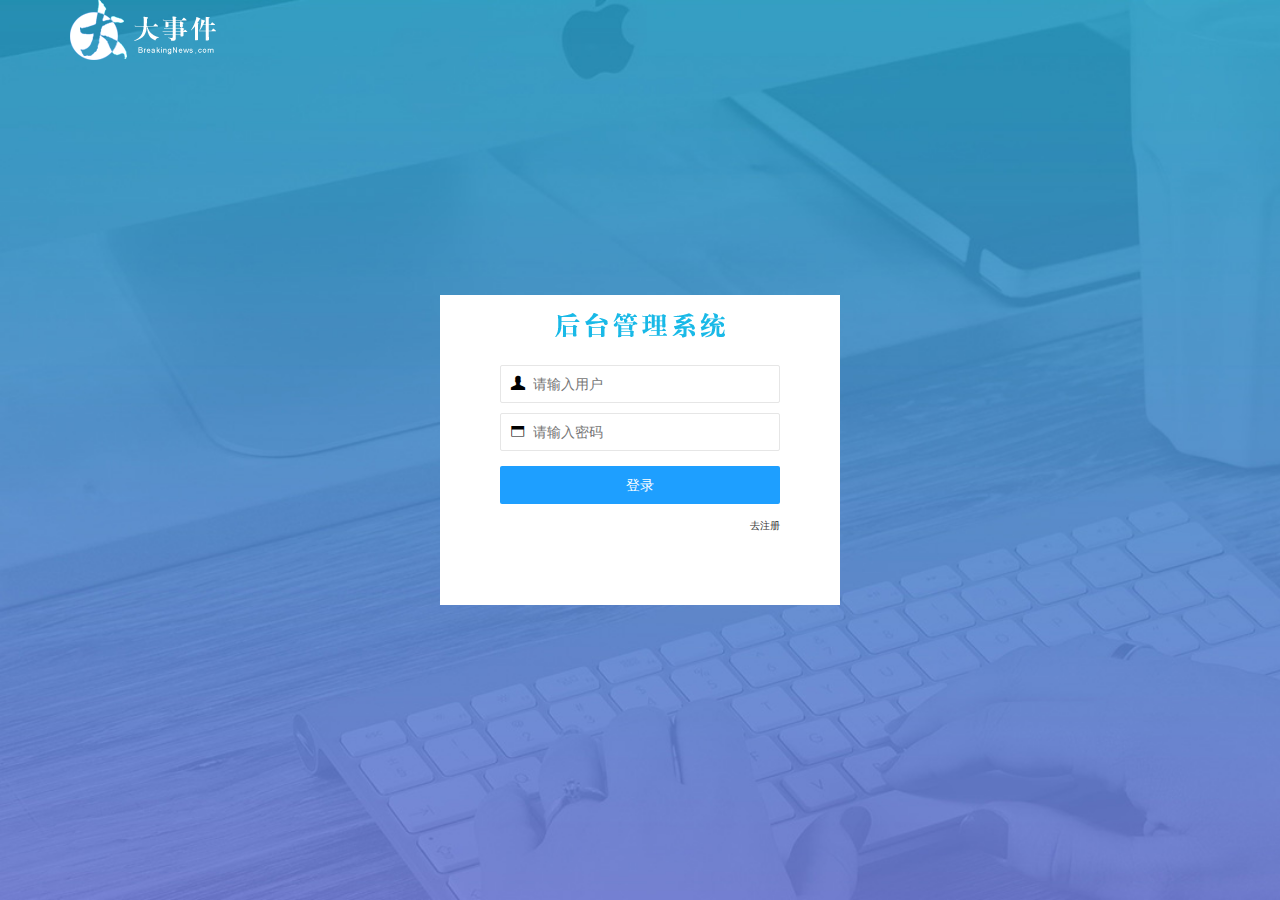
<file: login.html>
<!DOCTYPE html>
<html lang="en">

<head>
    <meta charset="UTF-8">
    <meta http-equiv="X-UA-Compatible" content="IE=edge">
    <meta name="viewport" content="width=device-width, initial-scale=1.0">
    <title>Document</title>
    <!-- 导入layui样式 -->
    <link rel="stylesheet" href="./assets/lib/layui/css/layui.css">
    <link rel="shortcut icon" href="favicon.png" type="image/x-icon">
    <!-- 导入自己定义的样式 -->
    <link rel="stylesheet" href="./assets/css/login.css">
</head>

<body>
    <!-- 头部logo区域 -->
    <div class="layui-main">
        <img src="./assets/images/logo.png" alt="">
    </div>
    <!-- 登录区域 -->
    <div class="loginAndRegBox">
        <div class="title-Box"></div>
        <!-- 登录的div 注册div -->
        <div class="login-box">
            <!-- 登录表单 -->
            <form class="layui-form" id="form-login" action="">
                <div class="layui-form-item">
                    <i class="layui-icon">&#xe612;</i>
                    <input type="text" name="username" required lay-verify="required" placeholder="请输入用户"
                        autocomplete="off" class="layui-input">
                    <div class="layui-form-item">
                        <i class="layui-icon">&#xe638;</i>
                        <input type="password" name="password" required lay-verify="required|pwd" placeholder="请输入密码"
                            autocomplete="off" class="layui-input">
                    </div>

                </div>
                <div class="layui-form-item">
                    <!-- 表单提交按钮中比普通多 lay-submit -->
                    <button class="layui-btn layui-btn-fluid layui-btn-normal" lay-submit>登录</button>
                </div>
                <div class="layui-form-item links">
                    <a href="javascript:;" id="link_reg">去注册</a>
                </div>
            </form>
        </div>
        <!-- 注册的div -->
        <div class="reg-box">
            <!-- 注册的表单 -->
            <form class="layui-form" id="form_reg">
                <!-- 用户名 -->
                <div class="layui-form-item">
                    <i class="layui-icon layui-icon-username"></i>
                    <input type="text" name="username" required lay-verify="required" placeholder="请输入用户名"
                        autocomplete="off" class="layui-input" />
                </div>
                <!-- 密码 -->
                <div class="layui-form-item">
                    <i class="layui-icon layui-icon-password"></i>
                    <input type="password" name="password" required lay-verify="required|pwd" placeholder="请输入密码"
                        autocomplete="off" class="layui-input" />
                </div>
                <!-- 密码确认框 -->
                <div class="layui-form-item">
                    <i class="layui-icon layui-icon-password"></i>
                    <input type="password" name="repassword" required lay-verify="required|pwd|repwd"
                        placeholder="再次确认密码" autocomplete="off" class="layui-input" />
                </div>
                <!-- 注册按钮 -->
                <div class="layui-form-item">
                    <!-- 注意：表单提交按钮和普通按钮的区别，就是 lay-submit 属性 -->
                    <button class="layui-btn layui-btn-fluid layui-btn-normal" lay-submit>注册</button>
                </div>
                <div class="layui-form-item links">
                    <a href="javascript:;" id="link_login">去登录</a>
                </div>
            </form>
        </div>
    </div>
    <script src="./assets/lib/jquery.js"></script>
    <script src="./assets/lib/layui/layui.all.js"></script>
    <script src="./assets/js/baseAPI.js"></script>
    <script src="./assets/js/login.js"></script>
</body>

</html>
</file>
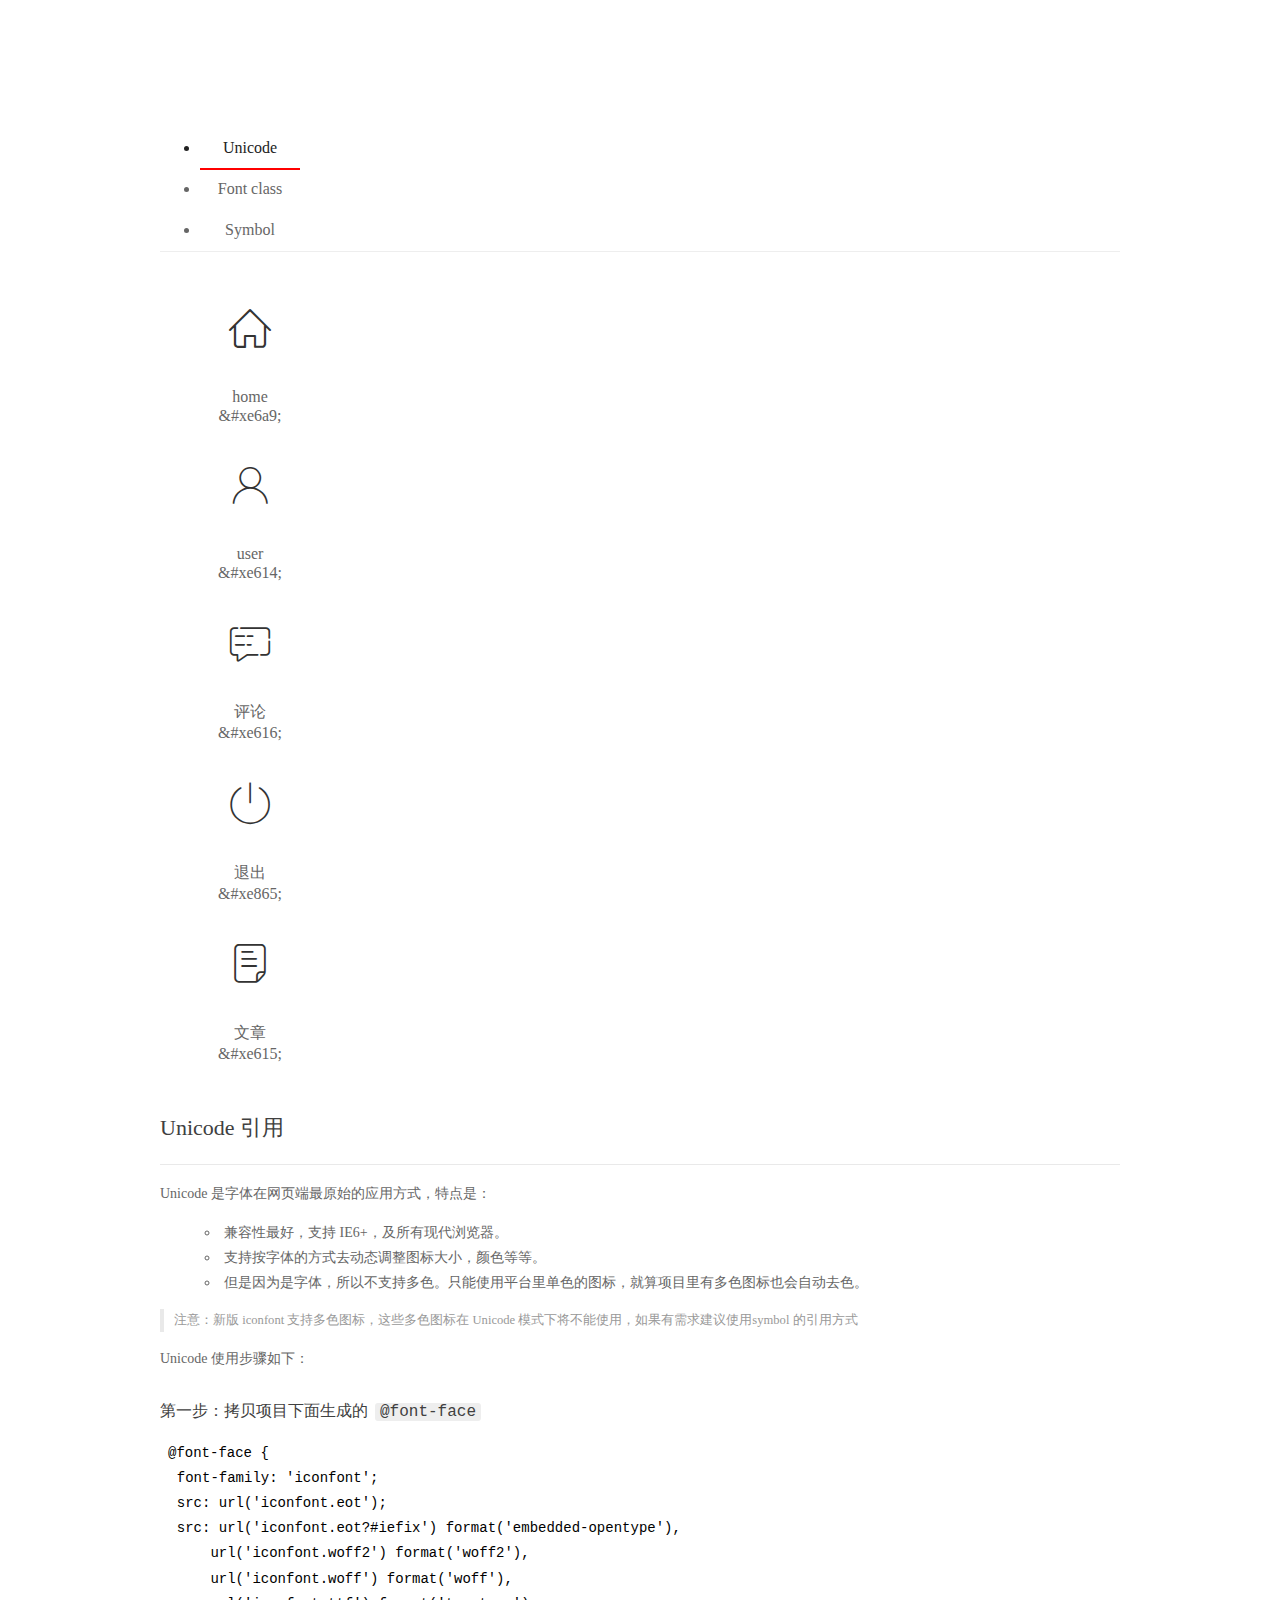
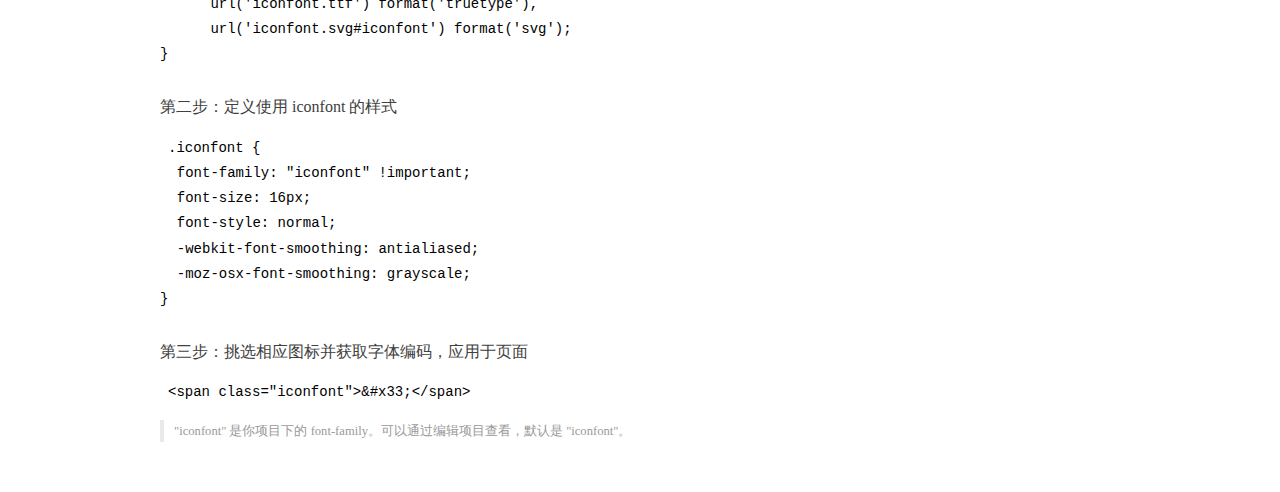
<file: assets/fonts/demo_index.html>
<!DOCTYPE html>
<html>
<head>
  <meta charset="utf-8"/>
  <title>IconFont Demo</title>
  <link rel="shortcut icon" href="https://gtms04.alicdn.com/tps/i4/TB1_oz6GVXXXXaFXpXXJDFnIXXX-64-64.ico" type="image/x-icon"/>
  <link rel="stylesheet" href="https://g.alicdn.com/thx/cube/1.3.2/cube.min.css">
  <link rel="stylesheet" href="demo.css">
  <link rel="stylesheet" href="iconfont.css">
  <script src="iconfont.js"></script>
  <!-- jQuery -->
  <script src="https://a1.alicdn.com/oss/uploads/2018/12/26/7bfddb60-08e8-11e9-9b04-53e73bb6408b.js"></script>
  <!-- 代码高亮 -->
  <script src="https://a1.alicdn.com/oss/uploads/2018/12/26/a3f714d0-08e6-11e9-8a15-ebf944d7534c.js"></script>
</head>
<body>
  <div class="main">
    <h1 class="logo"><a href="https://www.iconfont.cn/" title="iconfont 首页" target="_blank">&#xe86b;</a></h1>
    <div class="nav-tabs">
      <ul id="tabs" class="dib-box">
        <li class="dib active"><span>Unicode</span></li>
        <li class="dib"><span>Font class</span></li>
        <li class="dib"><span>Symbol</span></li>
      </ul>
      
    </div>
    <div class="tab-container">
      <div class="content unicode" style="display: block;">
          <ul class="icon_lists dib-box">
          
            <li class="dib">
              <span class="icon iconfont">&#xe6a9;</span>
                <div class="name">home</div>
                <div class="code-name">&amp;#xe6a9;</div>
              </li>
          
            <li class="dib">
              <span class="icon iconfont">&#xe614;</span>
                <div class="name">user</div>
                <div class="code-name">&amp;#xe614;</div>
              </li>
          
            <li class="dib">
              <span class="icon iconfont">&#xe616;</span>
                <div class="name">评论</div>
                <div class="code-name">&amp;#xe616;</div>
              </li>
          
            <li class="dib">
              <span class="icon iconfont">&#xe865;</span>
                <div class="name">退出</div>
                <div class="code-name">&amp;#xe865;</div>
              </li>
          
            <li class="dib">
              <span class="icon iconfont">&#xe615;</span>
                <div class="name">文章</div>
                <div class="code-name">&amp;#xe615;</div>
              </li>
          
          </ul>
          <div class="article markdown">
          <h2 id="unicode-">Unicode 引用</h2>
          <hr>

          <p>Unicode 是字体在网页端最原始的应用方式，特点是：</p>
          <ul>
            <li>兼容性最好，支持 IE6+，及所有现代浏览器。</li>
            <li>支持按字体的方式去动态调整图标大小，颜色等等。</li>
            <li>但是因为是字体，所以不支持多色。只能使用平台里单色的图标，就算项目里有多色图标也会自动去色。</li>
          </ul>
          <blockquote>
            <p>注意：新版 iconfont 支持多色图标，这些多色图标在 Unicode 模式下将不能使用，如果有需求建议使用symbol 的引用方式</p>
          </blockquote>
          <p>Unicode 使用步骤如下：</p>
          <h3 id="-font-face">第一步：拷贝项目下面生成的 <code>@font-face</code></h3>
<pre><code class="language-css"
>@font-face {
  font-family: 'iconfont';
  src: url('iconfont.eot');
  src: url('iconfont.eot?#iefix') format('embedded-opentype'),
      url('iconfont.woff2') format('woff2'),
      url('iconfont.woff') format('woff'),
      url('iconfont.ttf') format('truetype'),
      url('iconfont.svg#iconfont') format('svg');
}
</code></pre>
          <h3 id="-iconfont-">第二步：定义使用 iconfont 的样式</h3>
<pre><code class="language-css"
>.iconfont {
  font-family: "iconfont" !important;
  font-size: 16px;
  font-style: normal;
  -webkit-font-smoothing: antialiased;
  -moz-osx-font-smoothing: grayscale;
}
</code></pre>
          <h3 id="-">第三步：挑选相应图标并获取字体编码，应用于页面</h3>
<pre>
<code class="language-html"
>&lt;span class="iconfont"&gt;&amp;#x33;&lt;/span&gt;
</code></pre>
          <blockquote>
            <p>"iconfont" 是你项目下的 font-family。可以通过编辑项目查看，默认是 "iconfont"。</p>
          </blockquote>
          </div>
      </div>
      <div class="content font-class">
        <ul class="icon_lists dib-box">
          
          <li class="dib">
            <span class="icon iconfont icon-home"></span>
            <div class="name">
              home
            </div>
            <div class="code-name">.icon-home
            </div>
          </li>
          
          <li class="dib">
            <span class="icon iconfont icon-user"></span>
            <div class="name">
              user
            </div>
            <div class="code-name">.icon-user
            </div>
          </li>
          
          <li class="dib">
            <span class="icon iconfont icon-pinglun"></span>
            <div class="name">
              评论
            </div>
            <div class="code-name">.icon-pinglun
            </div>
          </li>
          
          <li class="dib">
            <span class="icon iconfont icon-tuichu"></span>
            <div class="name">
              退出
            </div>
            <div class="code-name">.icon-tuichu
            </div>
          </li>
          
          <li class="dib">
            <span class="icon iconfont icon-16"></span>
            <div class="name">
              文章
            </div>
            <div class="code-name">.icon-16
            </div>
          </li>
          
        </ul>
        <div class="article markdown">
        <h2 id="font-class-">font-class 引用</h2>
        <hr>

        <p>font-class 是 Unicode 使用方式的一种变种，主要是解决 Unicode 书写不直观，语意不明确的问题。</p>
        <p>与 Unicode 使用方式相比，具有如下特点：</p>
        <ul>
          <li>兼容性良好，支持 IE8+，及所有现代浏览器。</li>
          <li>相比于 Unicode 语意明确，书写更直观。可以很容易分辨这个 icon 是什么。</li>
          <li>因为使用 class 来定义图标，所以当要替换图标时，只需要修改 class 里面的 Unicode 引用。</li>
          <li>不过因为本质上还是使用的字体，所以多色图标还是不支持的。</li>
        </ul>
        <p>使用步骤如下：</p>
        <h3 id="-fontclass-">第一步：引入项目下面生成的 fontclass 代码：</h3>
<pre><code class="language-html">&lt;link rel="stylesheet" href="./iconfont.css"&gt;
</code></pre>
        <h3 id="-">第二步：挑选相应图标并获取类名，应用于页面：</h3>
<pre><code class="language-html">&lt;span class="iconfont icon-xxx"&gt;&lt;/span&gt;
</code></pre>
        <blockquote>
          <p>"
            iconfont" 是你项目下的 font-family。可以通过编辑项目查看，默认是 "iconfont"。</p>
        </blockquote>
      </div>
      </div>
      <div class="content symbol">
          <ul class="icon_lists dib-box">
          
            <li class="dib">
                <svg class="icon svg-icon" aria-hidden="true">
                  <use xlink:href="#icon-home"></use>
                </svg>
                <div class="name">home</div>
                <div class="code-name">#icon-home</div>
            </li>
          
            <li class="dib">
                <svg class="icon svg-icon" aria-hidden="true">
                  <use xlink:href="#icon-user"></use>
                </svg>
                <div class="name">user</div>
                <div class="code-name">#icon-user</div>
            </li>
          
            <li class="dib">
                <svg class="icon svg-icon" aria-hidden="true">
                  <use xlink:href="#icon-pinglun"></use>
                </svg>
                <div class="name">评论</div>
                <div class="code-name">#icon-pinglun</div>
            </li>
          
            <li class="dib">
                <svg class="icon svg-icon" aria-hidden="true">
                  <use xlink:href="#icon-tuichu"></use>
                </svg>
                <div class="name">退出</div>
                <div class="code-name">#icon-tuichu</div>
            </li>
          
            <li class="dib">
                <svg class="icon svg-icon" aria-hidden="true">
                  <use xlink:href="#icon-16"></use>
                </svg>
                <div class="name">文章</div>
                <div class="code-name">#icon-16</div>
            </li>
          
          </ul>
          <div class="article markdown">
          <h2 id="symbol-">Symbol 引用</h2>
          <hr>

          <p>这是一种全新的使用方式，应该说这才是未来的主流，也是平台目前推荐的用法。相关介绍可以参考这篇<a href="">文章</a>
            这种用法其实是做了一个 SVG 的集合，与另外两种相比具有如下特点：</p>
          <ul>
            <li>支持多色图标了，不再受单色限制。</li>
            <li>通过一些技巧，支持像字体那样，通过 <code>font-size</code>, <code>color</code> 来调整样式。</li>
            <li>兼容性较差，支持 IE9+，及现代浏览器。</li>
            <li>浏览器渲染 SVG 的性能一般，还不如 png。</li>
          </ul>
          <p>使用步骤如下：</p>
          <h3 id="-symbol-">第一步：引入项目下面生成的 symbol 代码：</h3>
<pre><code class="language-html">&lt;script src="./iconfont.js"&gt;&lt;/script&gt;
</code></pre>
          <h3 id="-css-">第二步：加入通用 CSS 代码（引入一次就行）：</h3>
<pre><code class="language-html">&lt;style&gt;
.icon {
  width: 1em;
  height: 1em;
  vertical-align: -0.15em;
  fill: currentColor;
  overflow: hidden;
}
&lt;/style&gt;
</code></pre>
          <h3 id="-">第三步：挑选相应图标并获取类名，应用于页面：</h3>
<pre><code class="language-html">&lt;svg class="icon" aria-hidden="true"&gt;
  &lt;use xlink:href="#icon-xxx"&gt;&lt;/use&gt;
&lt;/svg&gt;
</code></pre>
          </div>
      </div>

    </div>
  </div>
  <script>
  $(document).ready(function () {
      $('.tab-container .content:first').show()

      $('#tabs li').click(function (e) {
        var tabContent = $('.tab-container .content')
        var index = $(this).index()

        if ($(this).hasClass('active')) {
          return
        } else {
          $('#tabs li').removeClass('active')
          $(this).addClass('active')

          tabContent.hide().eq(index).fadeIn()
        }
      })
    })
  </script>
</body>
</html>
</file>
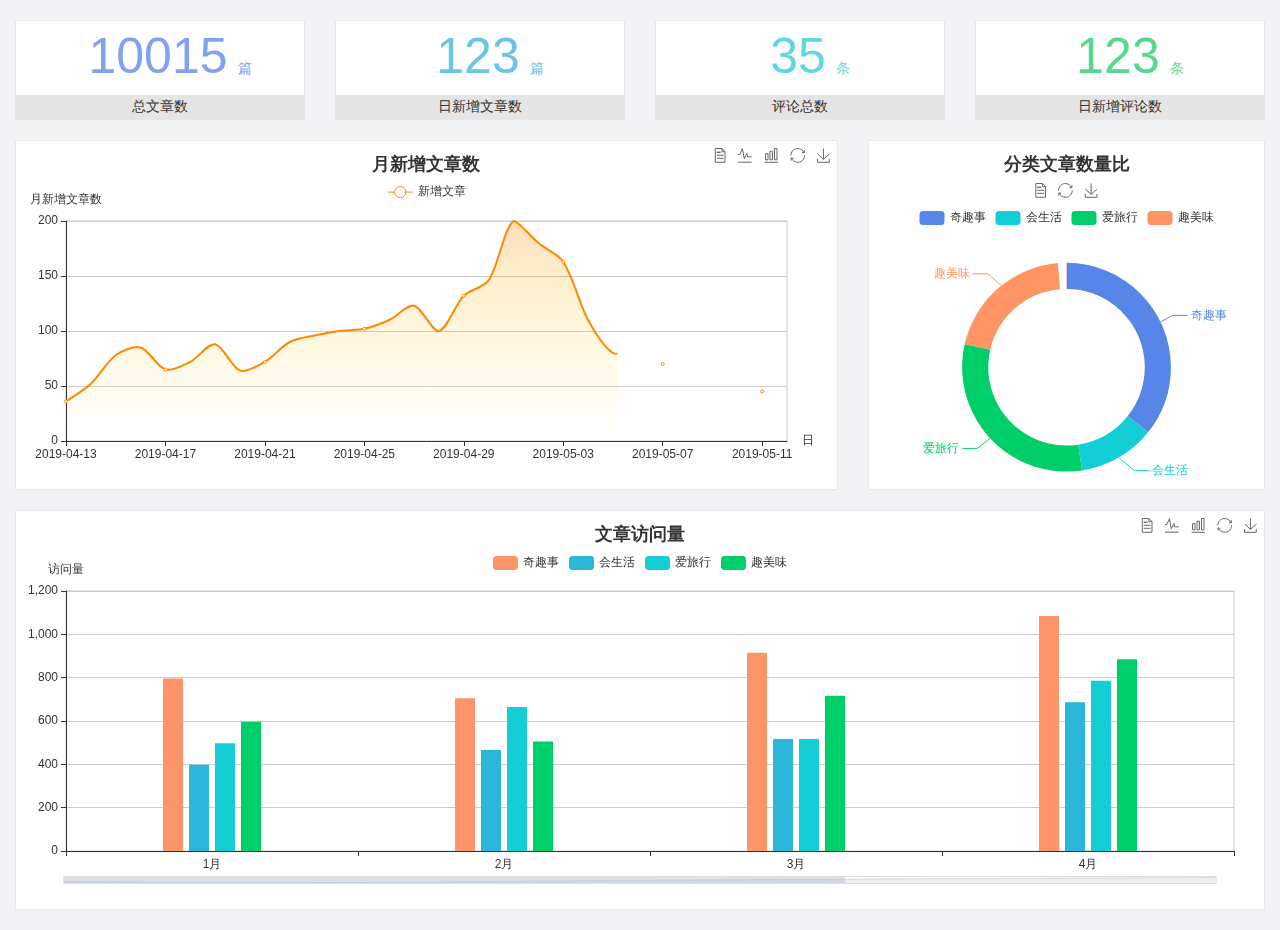
<file: Home/home/dashboard.html>
<!DOCTYPE html>
<html lang="en">

<head>
  <meta charset="UTF-8">
  <meta name="viewport" content="width=device-width, initial-scale=1.0">
  <meta http-equiv="X-UA-Compatible" content="ie=edge">
  <title>图表统计</title>
  <link rel="stylesheet" href="../../assets/lib/bootstrap.css" />
  <link rel="stylesheet" href="../../assets/lib/main.css" />
  <script src="../../assets/lib/jquery.js"></script>
  <script type="text/javascript" src="../../assets/lib/echarts.min.js"></script>
</head>

<body>
  <div class="container-fluid">
    <div class="row spannel_list">
      <div class="col-sm-3 col-xs-6">
        <div class="spannel">
          <em>10015</em><span>篇</span>
          <b>总文章数</b>
        </div>
      </div>
      <div class="col-sm-3 col-xs-6">
        <div class="spannel scolor01">
          <em>123</em><span>篇</span>
          <b>日新增文章数</b>
        </div>
      </div>
      <div class="col-sm-3 col-xs-6">
        <div class="spannel scolor02">
          <em>35</em><span>条</span>
          <b>评论总数</b>
        </div>
      </div>
      <div class="col-sm-3 col-xs-6">
        <div class="spannel scolor03">
          <em>123</em><span>条</span>
          <b>日新增评论数</b>
        </div>
      </div>
    </div>
  </div>

  <div class="container-fluid">
    <div class="row curve-pie">
      <div class="col-lg-8 col-md-8">
        <div class="gragh_pannel" id="curve_show"></div>
      </div>
      <div class="col-lg-4 col-md-4">
        <div class="gragh_pannel" id="pie_show"></div>
      </div>
    </div>
  </div>

  <div class="container-fluid">
    <div class="column_pannel" id="column_show"></div>
  </div>

  <script>
    var oChart = echarts.init(document.getElementById('curve_show'));
    var aList_all = [
      { 'count': 36, 'date': '2019-04-13' },
      { 'count': 52, 'date': '2019-04-14' },
      { 'count': 78, 'date': '2019-04-15' },
      { 'count': 85, 'date': '2019-04-16' },
      { 'count': 65, 'date': '2019-04-17' },
      { 'count': 72, 'date': '2019-04-18' },
      { 'count': 88, 'date': '2019-04-19' },
      { 'count': 64, 'date': '2019-04-20' },
      { 'count': 72, 'date': '2019-04-21' },
      { 'count': 90, 'date': '2019-04-22' },
      { 'count': 96, 'date': '2019-04-23' },
      { 'count': 100, 'date': '2019-04-24' },
      { 'count': 102, 'date': '2019-04-25' },
      { 'count': 110, 'date': '2019-04-26' },
      { 'count': 123, 'date': '2019-04-27' },
      { 'count': 100, 'date': '2019-04-28' },
      { 'count': 132, 'date': '2019-04-29' },
      { 'count': 146, 'date': '2019-04-30' },
      { 'count': 200, 'date': '2019-05-01' },
      { 'count': 180, 'date': '2019-05-02' },
      { 'count': 163, 'date': '2019-05-03' },
      { 'count': 110, 'date': '2019-05-04' },
      { 'count': 80, 'date': '2019-05-05' },
      { 'count': 82, 'date': '2019-05-06' },
      { 'count': 70, 'date': '2019-05-07' },
      { 'count': 65, 'date': '2019-05-08' },
      { 'count': 54, 'date': '2019-05-09' },
      { 'count': 40, 'date': '2019-05-10' },
      { 'count': 45, 'date': '2019-05-11' },
      { 'count': 38, 'date': '2019-05-12' },
    ];

    let aCount = [];
    let aDate = [];

    for (var i = 0; i < aList_all.length; i++) {
      aCount.push(aList_all[i].count);
      aDate.push(aList_all[i].date);
    }

    var chartopt = {
      title: {
        text: '月新增文章数',
        left: 'center',
        top: '10'
      },
      tooltip: {
        trigger: 'axis'
      },
      legend: {
        data: ['新增文章'],
        top: '40'
      },
      toolbox: {
        show: true,
        feature: {
          mark: { show: true },
          dataView: { show: true, readOnly: false },
          magicType: { show: true, type: ['line', 'bar'] },
          restore: { show: true },
          saveAsImage: { show: true }
        }
      },
      calculable: true,
      xAxis: [
        {
          name: '日',
          type: 'category',
          boundaryGap: false,
          data: aDate
        }
      ],
      yAxis: [
        {
          name: '月新增文章数',
          type: 'value'
        }
      ],
      series: [
        {
          name: '新增文章',
          type: 'line',
          smooth: true,
          itemStyle: { normal: { areaStyle: { type: 'default' }, color: '#f80' }, lineStyle: { color: '#f80' } },
          data: aCount
        }],
      areaStyle: {
        normal: {
          color: new echarts.graphic.LinearGradient(0, 0, 0, 1, [{
            offset: 0,
            color: 'rgba(255,136,0,0.39)'
          }, {
            offset: .34,
            color: 'rgba(255,180,0,0.25)'
          }, {
            offset: 1,
            color: 'rgba(255,222,0,0.00)'
          }])

        }
      },
      grid: {
        show: true,
        x: 50,
        x2: 50,
        y: 80,
        height: 220
      }
    };

    oChart.setOption(chartopt);


    var oPie = echarts.init(document.getElementById('pie_show'));
    var oPieopt =
    {
      title: {
        top: 10,
        text: '分类文章数量比',
        x: 'center'
      },
      tooltip: {
        trigger: 'item',
        formatter: "{a} <br/>{b} : {c} ({d}%)"
      },
      color: ['#5885e8', '#13cfd5', '#00ce68', '#ff9565'],
      legend: {
        x: 'center',
        top: 65,
        data: ['奇趣事', '会生活', '爱旅行', '趣美味']
      },
      toolbox: {
        show: true,
        x: 'center',
        top: 35,
        feature: {
          mark: { show: true },
          dataView: { show: true, readOnly: false },
          magicType: {
            show: true,
            type: ['pie', 'funnel'],
            option: {
              funnel: {
                x: '25%',
                width: '50%',
                funnelAlign: 'left',
                max: 1548
              }
            }
          },
          restore: { show: true },
          saveAsImage: { show: true }
        }
      },
      calculable: true,
      series: [
        {
          name: '访问来源',
          type: 'pie',
          radius: ['45%', '60%'],
          center: ['50%', '65%'],
          data: [
            { value: 300, name: '奇趣事' },
            { value: 100, name: '会生活' },
            { value: 260, name: '爱旅行' },
            { value: 180, name: '趣美味' }
          ]
        }
      ]
    };
    oPie.setOption(oPieopt);



    var oColumn = this.echarts.init(document.getElementById('column_show'));
    var oColumnopt =
    {
      title: {
        text: '文章访问量',
        left: 'center',
        top: '10'
      },
      tooltip: {
        trigger: 'axis'
      },
      legend: {
        data: ['奇趣事', '会生活', '爱旅行', '趣美味'],
        top: '40'
      },
      toolbox: {
        show: true,
        feature: {
          mark: { show: true },
          dataView: { show: true, readOnly: false },
          magicType: { show: true, type: ['line', 'bar'] },
          restore: { show: true },
          saveAsImage: { show: true }
        }
      },
      calculable: true,
      xAxis: [
        {
          type: 'category',
          data: ['1月', '2月', '3月', '4月', '5月']
        }
      ],
      yAxis: [
        {
          name: '访问量',
          type: 'value'
        }
      ],
      series: [
        {
          name: '奇趣事',
          type: 'bar',
          barWidth: 20,
          itemStyle: {
            normal: { areaStyle: { type: 'default' }, color: '#fd956a' }
          },
          data: [800, 708, 920, 1090, 1200]
        },
        {
          name: '会生活',
          type: 'bar',
          barWidth: 20,
          itemStyle: {
            normal: { areaStyle: { type: 'default' }, color: '#2bb6db' }
          },
          data: [400, 468, 520, 690, 800]
        },
        {
          name: '爱旅行',
          type: 'bar',
          barWidth: 20,
          itemStyle: {
            normal: { areaStyle: { type: 'default' }, color: '#13cfd5' }
          },
          data: [500, 668, 520, 790, 900]
        },
        {
          name: '趣美味',
          type: 'bar',
          barWidth: 20,
          itemStyle: {
            normal: { areaStyle: { type: 'default' }, color: '#00ce68' }
          },
          data: [600, 508, 720, 890, 1000]
        }
      ],
      grid: {
        show: true,
        x: 50,
        x2: 30,
        y: 80,
        height: 260
      },
      dataZoom: [//给x轴设置滚动条
        {
          start: 0,//默认为0
          end: 100 - 1000 / 31,//默认为100
          type: 'slider',
          show: true,
          xAxisIndex: [0],
          handleSize: 0,//滑动条的 左右2个滑动条的大小
          height: 8,//组件高度
          left: 45, //左边的距离
          right: 50,//右边的距离
          bottom: 26,//右边的距离
          handleColor: '#ddd',//h滑动图标的颜色
          handleStyle: {
            borderColor: "#cacaca",
            borderWidth: "1",
            shadowBlur: 2,
            background: "#ddd",
            shadowColor: "#ddd",
          }
        }]
    };
    oColumn.setOption(oColumnopt);
  </script>
</body>

</html>
</file>
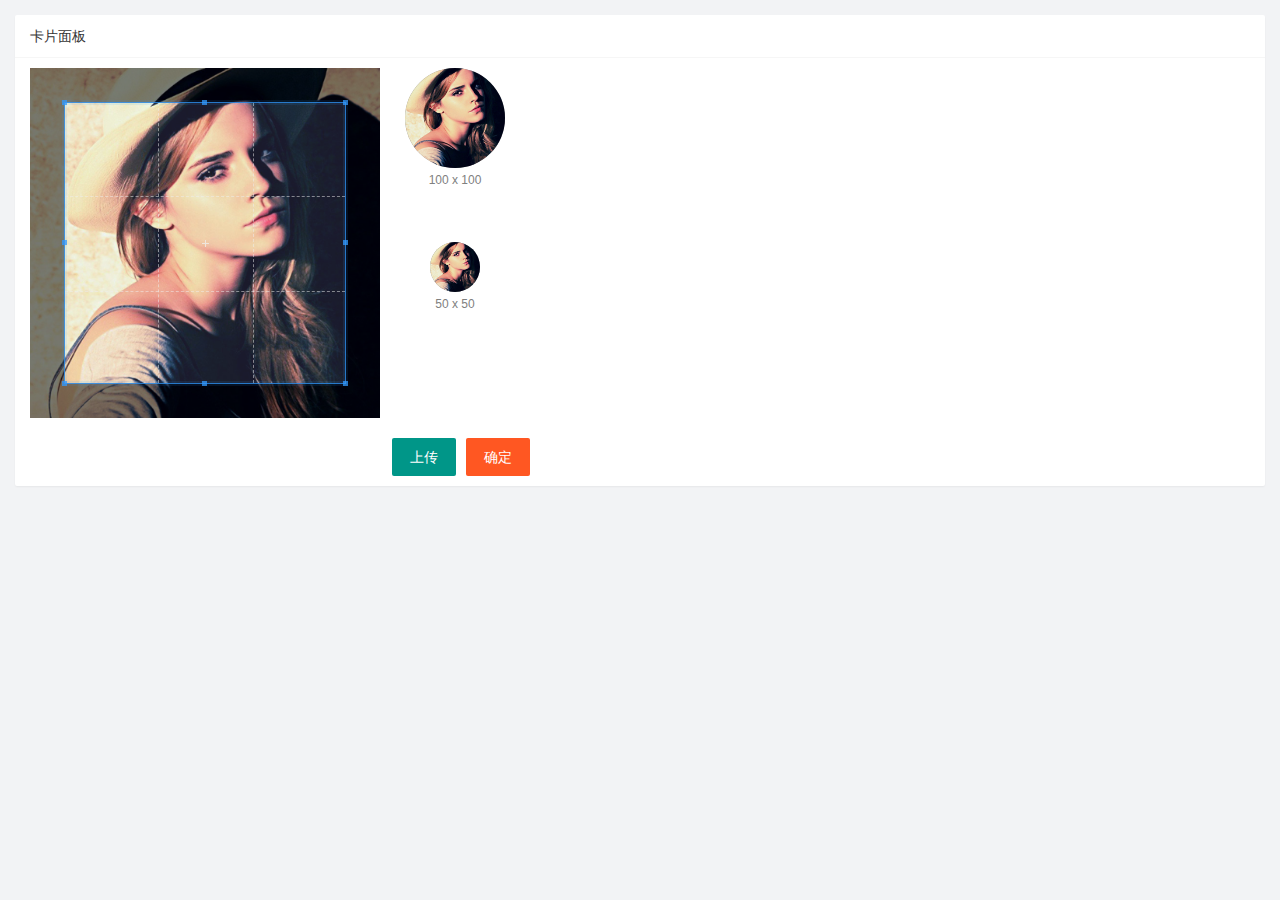
<file: Home/user/user_avatar.html>
<!DOCTYPE html>
<html lang="en">

<head>
    <meta charset="UTF-8">
    <meta http-equiv="X-UA-Compatible" content="IE=edge">
    <meta name="viewport" content="width=device-width, initial-scale=1.0">
    <title>Document</title>
    <link rel="stylesheet" href="../../assets/lib/layui/css/layui.css">
    <link rel="stylesheet" href="../../assets/lib/cropper/cropper.css">
    <link rel="stylesheet" href="../../assets/css/user/user_avatar.css">
</head>

<body>
    <!-- 卡片面板 -->
    <div class="layui-card">
        <div class="layui-card-header">卡片面板</div>
        <div class="layui-card-body">
            <!-- 第一行的图片裁剪和预览区域 -->
            <div class="row1">
                <!-- 图片裁剪区域 -->
                <div class="cropper-box">
                    <!-- 这个 img 标签很重要，将来会把它初始化为裁剪区域 -->
                    <img id="image" src="../../assets/images/sample.jpg" />
                </div>
                <!-- 图片的预览区域 -->
                <div class="preview-box">
                    <div>
                        <!-- 宽高为 100px 的预览区域 -->
                        <div class="img-preview w100"></div>
                        <p class="size">100 x 100</p>
                    </div>
                    <div>
                        <!-- 宽高为 50px 的预览区域 -->
                        <div class="img-preview w50"></div>
                        <p class="size">50 x 50</p>
                    </div>
                </div>
            </div>

            <!-- 第二行的按钮区域 -->
            <!-- 通过 accept属性来指定用户选着文件 -->
            <input type="file" id="file" accept="image/png ,image/jpeg,image/webp">
            <div class="row2">
                <button type="button" class="layui-btn" id="btnChooseImage">上传</button>
                <button type="button" class="layui-btn layui-btn-danger" id="btnUpload">确定</button>
            </div>
        </div>
    </div>
    <!-- 导入 layui 的JS文件 -->
    <script src="../../assets/lib/layui/layui.all.js"></script>
    <!-- 导入 jQuery -->
    <script src="../../assets/lib/jquery.js"></script>
    <!-- 导入自己封装的 baseAPI -->
    <script src="../../assets/js/baseAPI.js"></script>
    <script src="../../assets/lib/cropper/Cropper.js"></script>
    <script src="../../assets/lib/cropper/jquery-cropper.js"></script>
    <!-- 导入自己的 js 文件 -->
    <script src="../../assets/js/user/user_avatar.js"></script>
</body>

</html>
</file>
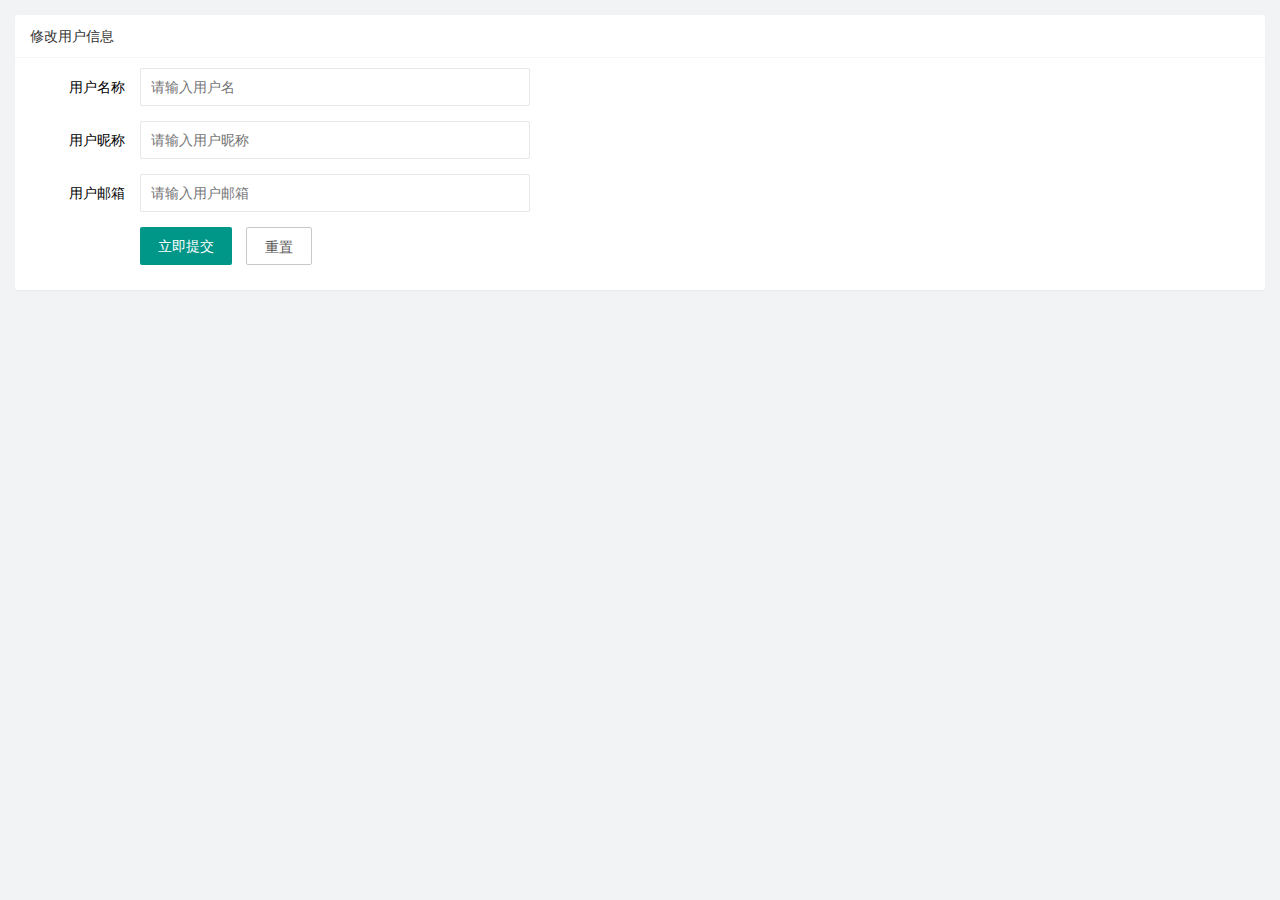
<file: Home/user/user_info.html>
<!DOCTYPE html>
<html lang="en">

<head>
    <meta charset="UTF-8">
    <meta http-equiv="X-UA-Compatible" content="IE=edge">
    <meta name="viewport" content="width=device-width, initial-scale=1.0">
    <title>Document</title>
    <link rel="stylesheet" href="../../assets/lib/layui/css/layui.css">
    <link rel="stylesheet" href="../../assets/css/user/user_info.css">
</head>

<body>
    <!-- 卡片面板 -->
    <div class="layui-card">
        <div class="layui-card-header">
            修改用户信息
        </div>
        <div class="layui-card-body">
            <form class="layui-form" lay-filter="formUserInfo">
                <input type="hidden" name="id" value="" />
                <div class="layui-form-item">
                    <label class="layui-form-label">用户名称</label>
                    <div class="layui-input-block">
                        <input type="text" name="username" required lay-verify="required" placeholder="请输入用户名"
                            autocomplete="off" class="layui-input" disabled="">
                    </div>
                </div>
                <div class="layui-form-item">
                    <label class="layui-form-label">用户昵称</label>
                    <div class="layui-input-block">
                        <input type="text" name="nickname" required lay-verify="required|nickname" placeholder="请输入用户昵称"
                            autocomplete="off" class="layui-input">
                    </div>
                </div>
                <div class="layui-form-item">
                    <label class="layui-form-label">用户邮箱</label>
                    <div class="layui-input-block">
                        <input type="text" name="email" required lay-verify="required|email" placeholder="请输入用户邮箱"
                            autocomplete="off" class="layui-input">
                    </div>
                </div>
                <div class="layui-form-item">
                    <div class="layui-input-block">
                        <button class="layui-btn" lay-submit lay-filter="formDemo">立即提交</button>
                        <button type="reset" class="layui-btn layui-btn-primary" id="btnResult">重置</button>
                    </div>
                </div>
            </form>
        </div>
    </div>
    <script src="../../assets/lib/layui/layui.all.js"></script>
    <script src="../../assets/lib/jquery.js"></script>
    <script src="../../assets/js/baseAPI.js"></script>
    <script src="../../assets/js/user/user_info.js"></script>
</body>

</html>
</file>
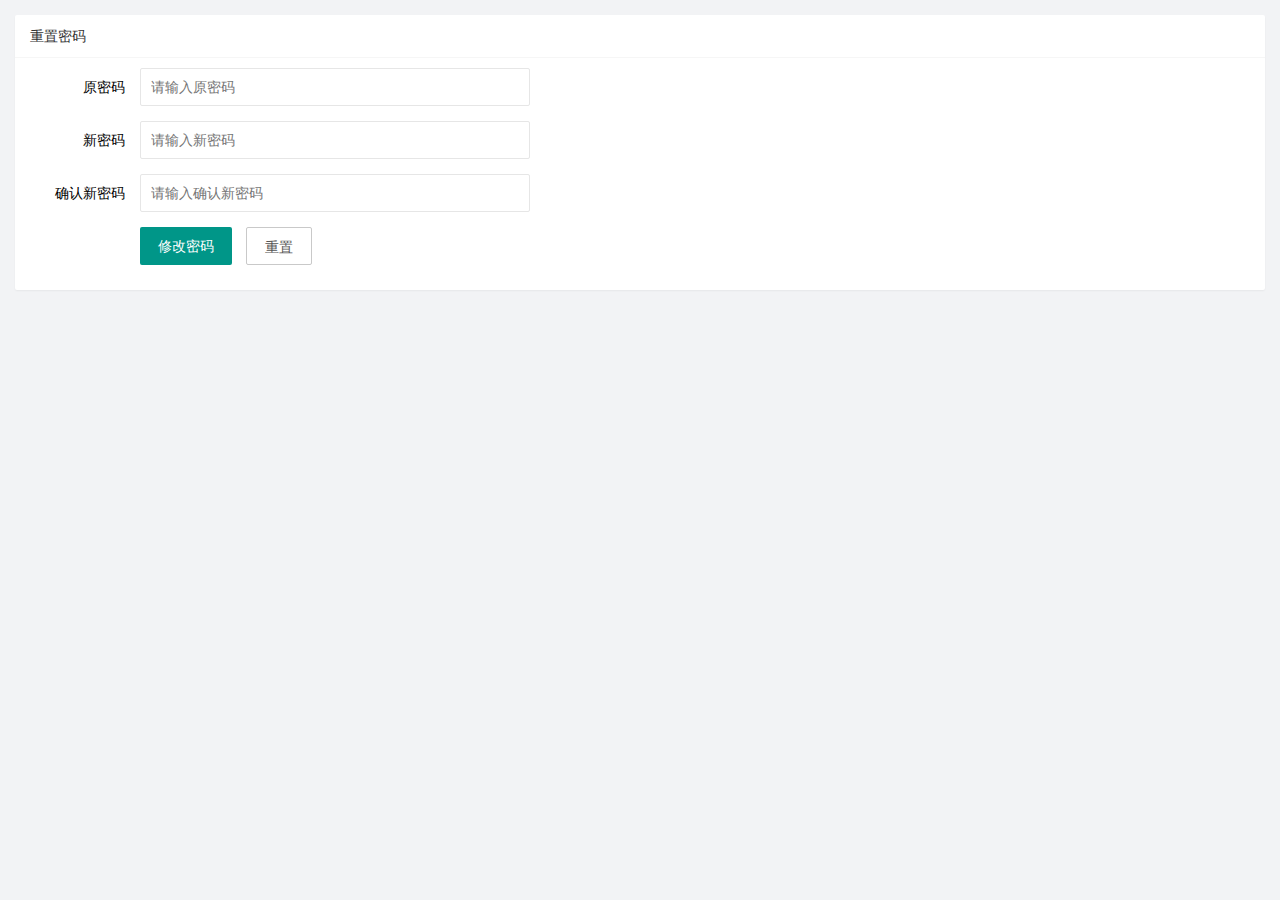
<file: Home/user/user_wpd.html>
<!DOCTYPE html>
<html lang="en">

<head>
    <meta charset="UTF-8">
    <meta http-equiv="X-UA-Compatible" content="IE=edge">
    <meta name="viewport" content="width=device-width, initial-scale=1.0">
    <title>Document</title>
    <link rel="stylesheet" href="../../assets/lib/layui/css/layui.css">
    <link rel="stylesheet" href="../../assets/css/user/user_wpd.css">
</head>

<body>
    <!-- 卡片面板 -->
    <div class="layui-card">
        <div class="layui-card-header">
            重置密码
        </div>
        <div class="layui-card-body">
            <form class="layui-form" lay-filter="formUserInfo">
                <div class="layui-form-item">
                    <label class="layui-form-label">原密码</label>
                    <div class="layui-input-block">
                        <input type="password" name="oldPwd" required lay-verify="required|pwd" placeholder="请输入原密码"
                            autocomplete="off" class="layui-input">
                    </div>
                </div>
                <div class="layui-form-item">
                    <label class="layui-form-label">新密码</label>
                    <div class="layui-input-block">
                        <input type="password" name="newPwd" required lay-verify="required|pwd|samePwd"
                            placeholder="请输入新密码" autocomplete="off" class="layui-input">
                    </div>
                </div>
                <div class="layui-form-item">
                    <label class="layui-form-label">确认新密码</label>
                    <div class="layui-input-block">
                        <input type="password" name="rePwd" required lay-verify="required|pwd|rePwd"
                            placeholder="请输入确认新密码" autocomplete="off" class="layui-input">
                    </div>
                </div>
                <div class="layui-form-item">
                    <div class="layui-input-block">
                        <button class="layui-btn" lay-submit lay-filter="formDemo">修改密码</button>
                        <button type="reset" class="layui-btn layui-btn-primary" id="btnResult">重置</button>
                    </div>
                </div>
            </form>
        </div>
    </div>
    <script src="../../assets/lib/layui/layui.all.js"></script>
    <script src="../../assets/lib/jquery.js"></script>
    <script src="../../assets/js/baseAPI.js"></script>
    <script src="../../assets/js/user/user_wpd.js"></script>
</body>

</html>
</file>
<file: assets/lib/layui/css/layui.css>
/** layui-v2.5.5 MIT License By https://www.layui.com */
 .layui-inline,img{display:inline-block;vertical-align:middle}h1,h2,h3,h4,h5,h6{font-weight:400}.layui-edge,.layui-header,.layui-inline,.layui-main{position:relative}.layui-body,.layui-edge,.layui-elip{overflow:hidden}.layui-btn,.layui-edge,.layui-inline,img{vertical-align:middle}.layui-btn,.layui-disabled,.layui-icon,.layui-unselect{-moz-user-select:none;-webkit-user-select:none;-ms-user-select:none}.layui-elip,.layui-form-checkbox span,.layui-form-pane .layui-form-label{text-overflow:ellipsis;white-space:nowrap}.layui-breadcrumb,.layui-tree-btnGroup{visibility:hidden}blockquote,body,button,dd,div,dl,dt,form,h1,h2,h3,h4,h5,h6,input,li,ol,p,pre,td,textarea,th,ul{margin:0;padding:0;-webkit-tap-highlight-color:rgba(0,0,0,0)}a:active,a:hover{outline:0}img{border:none}li{list-style:none}table{border-collapse:collapse;border-spacing:0}h4,h5,h6{font-size:100%}button,input,optgroup,option,select,textarea{font-family:inherit;font-size:inherit;font-style:inherit;font-weight:inherit;outline:0}pre{white-space:pre-wrap;white-space:-moz-pre-wrap;white-space:-pre-wrap;white-space:-o-pre-wrap;word-wrap:break-word}body{line-height:24px;font:14px Helvetica Neue,Helvetica,PingFang SC,Tahoma,Arial,sans-serif}hr{height:1px;margin:10px 0;border:0;clear:both}a{color:#333;text-decoration:none}a:hover{color:#777}a cite{font-style:normal;*cursor:pointer}.layui-border-box,.layui-border-box *{box-sizing:border-box}.layui-box,.layui-box *{box-sizing:content-box}.layui-clear{clear:both;*zoom:1}.layui-clear:after{content:'\20';clear:both;*zoom:1;display:block;height:0}.layui-inline{*display:inline;*zoom:1}.layui-edge{display:inline-block;width:0;height:0;border-width:6px;border-style:dashed;border-color:transparent}.layui-edge-top{top:-4px;border-bottom-color:#999;border-bottom-style:solid}.layui-edge-right{border-left-color:#999;border-left-style:solid}.layui-edge-bottom{top:2px;border-top-color:#999;border-top-style:solid}.layui-edge-left{border-right-color:#999;border-right-style:solid}.layui-disabled,.layui-disabled:hover{color:#d2d2d2!important;cursor:not-allowed!important}.layui-circle{border-radius:100%}.layui-show{display:block!important}.layui-hide{display:none!important}@font-face{font-family:layui-icon;src:url(../font/iconfont.eot?v=250);src:url(../font/iconfont.eot?v=250#iefix) format('embedded-opentype'),url(../font/iconfont.woff2?v=250) format('woff2'),url(../font/iconfont.woff?v=250) format('woff'),url(../font/iconfont.ttf?v=250) format('truetype'),url(../font/iconfont.svg?v=250#layui-icon) format('svg')}.layui-icon{font-family:layui-icon!important;font-size:16px;font-style:normal;-webkit-font-smoothing:antialiased;-moz-osx-font-smoothing:grayscale}.layui-icon-reply-fill:before{content:"\e611"}.layui-icon-set-fill:before{content:"\e614"}.layui-icon-menu-fill:before{content:"\e60f"}.layui-icon-search:before{content:"\e615"}.layui-icon-share:before{content:"\e641"}.layui-icon-set-sm:before{content:"\e620"}.layui-icon-engine:before{content:"\e628"}.layui-icon-close:before{content:"\1006"}.layui-icon-close-fill:before{content:"\1007"}.layui-icon-chart-screen:before{content:"\e629"}.layui-icon-star:before{content:"\e600"}.layui-icon-circle-dot:before{content:"\e617"}.layui-icon-chat:before{content:"\e606"}.layui-icon-release:before{content:"\e609"}.layui-icon-list:before{content:"\e60a"}.layui-icon-chart:before{content:"\e62c"}.layui-icon-ok-circle:before{content:"\1005"}.layui-icon-layim-theme:before{content:"\e61b"}.layui-icon-table:before{content:"\e62d"}.layui-icon-right:before{content:"\e602"}.layui-icon-left:before{content:"\e603"}.layui-icon-cart-simple:before{content:"\e698"}.layui-icon-face-cry:before{content:"\e69c"}.layui-icon-face-smile:before{content:"\e6af"}.layui-icon-survey:before{content:"\e6b2"}.layui-icon-tree:before{content:"\e62e"}.layui-icon-upload-circle:before{content:"\e62f"}.layui-icon-add-circle:before{content:"\e61f"}.layui-icon-download-circle:before{content:"\e601"}.layui-icon-templeate-1:before{content:"\e630"}.layui-icon-util:before{content:"\e631"}.layui-icon-face-surprised:before{content:"\e664"}.layui-icon-edit:before{content:"\e642"}.layui-icon-speaker:before{content:"\e645"}.layui-icon-down:before{content:"\e61a"}.layui-icon-file:before{content:"\e621"}.layui-icon-layouts:before{content:"\e632"}.layui-icon-rate-half:before{content:"\e6c9"}.layui-icon-add-circle-fine:before{content:"\e608"}.layui-icon-prev-circle:before{content:"\e633"}.layui-icon-read:before{content:"\e705"}.layui-icon-404:before{content:"\e61c"}.layui-icon-carousel:before{content:"\e634"}.layui-icon-help:before{content:"\e607"}.layui-icon-code-circle:before{content:"\e635"}.layui-icon-water:before{content:"\e636"}.layui-icon-username:before{content:"\e66f"}.layui-icon-find-fill:before{content:"\e670"}.layui-icon-about:before{content:"\e60b"}.layui-icon-location:before{content:"\e715"}.layui-icon-up:before{content:"\e619"}.layui-icon-pause:before{content:"\e651"}.layui-icon-date:before{content:"\e637"}.layui-icon-layim-uploadfile:before{content:"\e61d"}.layui-icon-delete:before{content:"\e640"}.layui-icon-play:before{content:"\e652"}.layui-icon-top:before{content:"\e604"}.layui-icon-friends:before{content:"\e612"}.layui-icon-refresh-3:before{content:"\e9aa"}.layui-icon-ok:before{content:"\e605"}.layui-icon-layer:before{content:"\e638"}.layui-icon-face-smile-fine:before{content:"\e60c"}.layui-icon-dollar:before{content:"\e659"}.layui-icon-group:before{content:"\e613"}.layui-icon-layim-download:before{content:"\e61e"}.layui-icon-picture-fine:before{content:"\e60d"}.layui-icon-link:before{content:"\e64c"}.layui-icon-diamond:before{content:"\e735"}.layui-icon-log:before{content:"\e60e"}.layui-icon-rate-solid:before{content:"\e67a"}.layui-icon-fonts-del:before{content:"\e64f"}.layui-icon-unlink:before{content:"\e64d"}.layui-icon-fonts-clear:before{content:"\e639"}.layui-icon-triangle-r:before{content:"\e623"}.layui-icon-circle:before{content:"\e63f"}.layui-icon-radio:before{content:"\e643"}.layui-icon-align-center:before{content:"\e647"}.layui-icon-align-right:before{content:"\e648"}.layui-icon-align-left:before{content:"\e649"}.layui-icon-loading-1:before{content:"\e63e"}.layui-icon-return:before{content:"\e65c"}.layui-icon-fonts-strong:before{content:"\e62b"}.layui-icon-upload:before{content:"\e67c"}.layui-icon-dialogue:before{content:"\e63a"}.layui-icon-video:before{content:"\e6ed"}.layui-icon-headset:before{content:"\e6fc"}.layui-icon-cellphone-fine:before{content:"\e63b"}.layui-icon-add-1:before{content:"\e654"}.layui-icon-face-smile-b:before{content:"\e650"}.layui-icon-fonts-html:before{content:"\e64b"}.layui-icon-form:before{content:"\e63c"}.layui-icon-cart:before{content:"\e657"}.layui-icon-camera-fill:before{content:"\e65d"}.layui-icon-tabs:before{content:"\e62a"}.layui-icon-fonts-code:before{content:"\e64e"}.layui-icon-fire:before{content:"\e756"}.layui-icon-set:before{content:"\e716"}.layui-icon-fonts-u:before{content:"\e646"}.layui-icon-triangle-d:before{content:"\e625"}.layui-icon-tips:before{content:"\e702"}.layui-icon-picture:before{content:"\e64a"}.layui-icon-more-vertical:before{content:"\e671"}.layui-icon-flag:before{content:"\e66c"}.layui-icon-loading:before{content:"\e63d"}.layui-icon-fonts-i:before{content:"\e644"}.layui-icon-refresh-1:before{content:"\e666"}.layui-icon-rmb:before{content:"\e65e"}.layui-icon-home:before{content:"\e68e"}.layui-icon-user:before{content:"\e770"}.layui-icon-notice:before{content:"\e667"}.layui-icon-login-weibo:before{content:"\e675"}.layui-icon-voice:before{content:"\e688"}.layui-icon-upload-drag:before{content:"\e681"}.layui-icon-login-qq:before{content:"\e676"}.layui-icon-snowflake:before{content:"\e6b1"}.layui-icon-file-b:before{content:"\e655"}.layui-icon-template:before{content:"\e663"}.layui-icon-auz:before{content:"\e672"}.layui-icon-console:before{content:"\e665"}.layui-icon-app:before{content:"\e653"}.layui-icon-prev:before{content:"\e65a"}.layui-icon-website:before{content:"\e7ae"}.layui-icon-next:before{content:"\e65b"}.layui-icon-component:before{content:"\e857"}.layui-icon-more:before{content:"\e65f"}.layui-icon-login-wechat:before{content:"\e677"}.layui-icon-shrink-right:before{content:"\e668"}.layui-icon-spread-left:before{content:"\e66b"}.layui-icon-camera:before{content:"\e660"}.layui-icon-note:before{content:"\e66e"}.layui-icon-refresh:before{content:"\e669"}.layui-icon-female:before{content:"\e661"}.layui-icon-male:before{content:"\e662"}.layui-icon-password:before{content:"\e673"}.layui-icon-senior:before{content:"\e674"}.layui-icon-theme:before{content:"\e66a"}.layui-icon-tread:before{content:"\e6c5"}.layui-icon-praise:before{content:"\e6c6"}.layui-icon-star-fill:before{content:"\e658"}.layui-icon-rate:before{content:"\e67b"}.layui-icon-template-1:before{content:"\e656"}.layui-icon-vercode:before{content:"\e679"}.layui-icon-cellphone:before{content:"\e678"}.layui-icon-screen-full:before{content:"\e622"}.layui-icon-screen-restore:before{content:"\e758"}.layui-icon-cols:before{content:"\e610"}.layui-icon-export:before{content:"\e67d"}.layui-icon-print:before{content:"\e66d"}.layui-icon-slider:before{content:"\e714"}.layui-icon-addition:before{content:"\e624"}.layui-icon-subtraction:before{content:"\e67e"}.layui-icon-service:before{content:"\e626"}.layui-icon-transfer:before{content:"\e691"}.layui-main{width:1140px;margin:0 auto}.layui-header{z-index:1000;height:60px}.layui-header a:hover{transition:all .5s;-webkit-transition:all .5s}.layui-side{position:fixed;left:0;top:0;bottom:0;z-index:999;width:200px;overflow-x:hidden}.layui-side-scroll{position:relative;width:220px;height:100%;overflow-x:hidden}.layui-body{position:absolute;left:200px;right:0;top:0;bottom:0;z-index:998;width:auto;overflow-y:auto;box-sizing:border-box}.layui-layout-body{overflow:hidden}.layui-layout-admin .layui-header{background-color:#23262E}.layui-layout-admin .layui-side{top:60px;width:200px;overflow-x:hidden}.layui-layout-admin .layui-body{position:fixed;top:60px;bottom:44px}.layui-layout-admin .layui-main{width:auto;margin:0 15px}.layui-layout-admin .layui-footer{position:fixed;left:200px;right:0;bottom:0;height:44px;line-height:44px;padding:0 15px;background-color:#eee}.layui-layout-admin .layui-logo{position:absolute;left:0;top:0;width:200px;height:100%;line-height:60px;text-align:center;color:#009688;font-size:16px}.layui-layout-admin .layui-header .layui-nav{background:0 0}.layui-layout-left{position:absolute!important;left:200px;top:0}.layui-layout-right{position:absolute!important;right:0;top:0}.layui-container{position:relative;margin:0 auto;padding:0 15px;box-sizing:border-box}.layui-fluid{position:relative;margin:0 auto;padding:0 15px}.layui-row:after,.layui-row:before{content:'';display:block;clear:both}.layui-col-lg1,.layui-col-lg10,.layui-col-lg11,.layui-col-lg12,.layui-col-lg2,.layui-col-lg3,.layui-col-lg4,.layui-col-lg5,.layui-col-lg6,.layui-col-lg7,.layui-col-lg8,.layui-col-lg9,.layui-col-md1,.layui-col-md10,.layui-col-md11,.layui-col-md12,.layui-col-md2,.layui-col-md3,.layui-col-md4,.layui-col-md5,.layui-col-md6,.layui-col-md7,.layui-col-md8,.layui-col-md9,.layui-col-sm1,.layui-col-sm10,.layui-col-sm11,.layui-col-sm12,.layui-col-sm2,.layui-col-sm3,.layui-col-sm4,.layui-col-sm5,.layui-col-sm6,.layui-col-sm7,.layui-col-sm8,.layui-col-sm9,.layui-col-xs1,.layui-col-xs10,.layui-col-xs11,.layui-col-xs12,.layui-col-xs2,.layui-col-xs3,.layui-col-xs4,.layui-col-xs5,.layui-col-xs6,.layui-col-xs7,.layui-col-xs8,.layui-col-xs9{position:relative;display:block;box-sizing:border-box}.layui-col-xs1,.layui-col-xs10,.layui-col-xs11,.layui-col-xs12,.layui-col-xs2,.layui-col-xs3,.layui-col-xs4,.layui-col-xs5,.layui-col-xs6,.layui-col-xs7,.layui-col-xs8,.layui-col-xs9{float:left}.layui-col-xs1{width:8.33333333%}.layui-col-xs2{width:16.66666667%}.layui-col-xs3{width:25%}.layui-col-xs4{width:33.33333333%}.layui-col-xs5{width:41.66666667%}.layui-col-xs6{width:50%}.layui-col-xs7{width:58.33333333%}.layui-col-xs8{width:66.66666667%}.layui-col-xs9{width:75%}.layui-col-xs10{width:83.33333333%}.layui-col-xs11{width:91.66666667%}.layui-col-xs12{width:100%}.layui-col-xs-offset1{margin-left:8.33333333%}.layui-col-xs-offset2{margin-left:16.66666667%}.layui-col-xs-offset3{margin-left:25%}.layui-col-xs-offset4{margin-left:33.33333333%}.layui-col-xs-offset5{margin-left:41.66666667%}.layui-col-xs-offset6{margin-left:50%}.layui-col-xs-offset7{margin-left:58.33333333%}.layui-col-xs-offset8{margin-left:66.66666667%}.layui-col-xs-offset9{margin-left:75%}.layui-col-xs-offset10{margin-left:83.33333333%}.layui-col-xs-offset11{margin-left:91.66666667%}.layui-col-xs-offset12{margin-left:100%}@media screen and (max-width:768px){.layui-hide-xs{display:none!important}.layui-show-xs-block{display:block!important}.layui-show-xs-inline{display:inline!important}.layui-show-xs-inline-block{display:inline-block!important}}@media screen and (min-width:768px){.layui-container{width:750px}.layui-hide-sm{display:none!important}.layui-show-sm-block{display:block!important}.layui-show-sm-inline{display:inline!important}.layui-show-sm-inline-block{display:inline-block!important}.layui-col-sm1,.layui-col-sm10,.layui-col-sm11,.layui-col-sm12,.layui-col-sm2,.layui-col-sm3,.layui-col-sm4,.layui-col-sm5,.layui-col-sm6,.layui-col-sm7,.layui-col-sm8,.layui-col-sm9{float:left}.layui-col-sm1{width:8.33333333%}.layui-col-sm2{width:16.66666667%}.layui-col-sm3{width:25%}.layui-col-sm4{width:33.33333333%}.layui-col-sm5{width:41.66666667%}.layui-col-sm6{width:50%}.layui-col-sm7{width:58.33333333%}.layui-col-sm8{width:66.66666667%}.layui-col-sm9{width:75%}.layui-col-sm10{width:83.33333333%}.layui-col-sm11{width:91.66666667%}.layui-col-sm12{width:100%}.layui-col-sm-offset1{margin-left:8.33333333%}.layui-col-sm-offset2{margin-left:16.66666667%}.layui-col-sm-offset3{margin-left:25%}.layui-col-sm-offset4{margin-left:33.33333333%}.layui-col-sm-offset5{margin-left:41.66666667%}.layui-col-sm-offset6{margin-left:50%}.layui-col-sm-offset7{margin-left:58.33333333%}.layui-col-sm-offset8{margin-left:66.66666667%}.layui-col-sm-offset9{margin-left:75%}.layui-col-sm-offset10{margin-left:83.33333333%}.layui-col-sm-offset11{margin-left:91.66666667%}.layui-col-sm-offset12{margin-left:100%}}@media screen and (min-width:992px){.layui-container{width:970px}.layui-hide-md{display:none!important}.layui-show-md-block{display:block!important}.layui-show-md-inline{display:inline!important}.layui-show-md-inline-block{display:inline-block!important}.layui-col-md1,.layui-col-md10,.layui-col-md11,.layui-col-md12,.layui-col-md2,.layui-col-md3,.layui-col-md4,.layui-col-md5,.layui-col-md6,.layui-col-md7,.layui-col-md8,.layui-col-md9{float:left}.layui-col-md1{width:8.33333333%}.layui-col-md2{width:16.66666667%}.layui-col-md3{width:25%}.layui-col-md4{width:33.33333333%}.layui-col-md5{width:41.66666667%}.layui-col-md6{width:50%}.layui-col-md7{width:58.33333333%}.layui-col-md8{width:66.66666667%}.layui-col-md9{width:75%}.layui-col-md10{width:83.33333333%}.layui-col-md11{width:91.66666667%}.layui-col-md12{width:100%}.layui-col-md-offset1{margin-left:8.33333333%}.layui-col-md-offset2{margin-left:16.66666667%}.layui-col-md-offset3{margin-left:25%}.layui-col-md-offset4{margin-left:33.33333333%}.layui-col-md-offset5{margin-left:41.66666667%}.layui-col-md-offset6{margin-left:50%}.layui-col-md-offset7{margin-left:58.33333333%}.layui-col-md-offset8{margin-left:66.66666667%}.layui-col-md-offset9{margin-left:75%}.layui-col-md-offset10{margin-left:83.33333333%}.layui-col-md-offset11{margin-left:91.66666667%}.layui-col-md-offset12{margin-left:100%}}@media screen and (min-width:1200px){.layui-container{width:1170px}.layui-hide-lg{display:none!important}.layui-show-lg-block{display:block!important}.layui-show-lg-inline{display:inline!important}.layui-show-lg-inline-block{display:inline-block!important}.layui-col-lg1,.layui-col-lg10,.layui-col-lg11,.layui-col-lg12,.layui-col-lg2,.layui-col-lg3,.layui-col-lg4,.layui-col-lg5,.layui-col-lg6,.layui-col-lg7,.layui-col-lg8,.layui-col-lg9{float:left}.layui-col-lg1{width:8.33333333%}.layui-col-lg2{width:16.66666667%}.layui-col-lg3{width:25%}.layui-col-lg4{width:33.33333333%}.layui-col-lg5{width:41.66666667%}.layui-col-lg6{width:50%}.layui-col-lg7{width:58.33333333%}.layui-col-lg8{width:66.66666667%}.layui-col-lg9{width:75%}.layui-col-lg10{width:83.33333333%}.layui-col-lg11{width:91.66666667%}.layui-col-lg12{width:100%}.layui-col-lg-offset1{margin-left:8.33333333%}.layui-col-lg-offset2{margin-left:16.66666667%}.layui-col-lg-offset3{margin-left:25%}.layui-col-lg-offset4{margin-left:33.33333333%}.layui-col-lg-offset5{margin-left:41.66666667%}.layui-col-lg-offset6{margin-left:50%}.layui-col-lg-offset7{margin-left:58.33333333%}.layui-col-lg-offset8{margin-left:66.66666667%}.layui-col-lg-offset9{margin-left:75%}.layui-col-lg-offset10{margin-left:83.33333333%}.layui-col-lg-offset11{margin-left:91.66666667%}.layui-col-lg-offset12{margin-left:100%}}.layui-col-space1{margin:-.5px}.layui-col-space1>*{padding:.5px}.layui-col-space3{margin:-1.5px}.layui-col-space3>*{padding:1.5px}.layui-col-space5{margin:-2.5px}.layui-col-space5>*{padding:2.5px}.layui-col-space8{margin:-3.5px}.layui-col-space8>*{padding:3.5px}.layui-col-space10{margin:-5px}.layui-col-space10>*{padding:5px}.layui-col-space12{margin:-6px}.layui-col-space12>*{padding:6px}.layui-col-space15{margin:-7.5px}.layui-col-space15>*{padding:7.5px}.layui-col-space18{margin:-9px}.layui-col-space18>*{padding:9px}.layui-col-space20{margin:-10px}.layui-col-space20>*{padding:10px}.layui-col-space22{margin:-11px}.layui-col-space22>*{padding:11px}.layui-col-space25{margin:-12.5px}.layui-col-space25>*{padding:12.5px}.layui-col-space30{margin:-15px}.layui-col-space30>*{padding:15px}.layui-btn,.layui-input,.layui-select,.layui-textarea,.layui-upload-button{outline:0;-webkit-appearance:none;transition:all .3s;-webkit-transition:all .3s;box-sizing:border-box}.layui-elem-quote{margin-bottom:10px;padding:15px;line-height:22px;border-left:5px solid #009688;border-radius:0 2px 2px 0;background-color:#f2f2f2}.layui-quote-nm{border-style:solid;border-width:1px 1px 1px 5px;background:0 0}.layui-elem-field{margin-bottom:10px;padding:0;border-width:1px;border-style:solid}.layui-elem-field legend{margin-left:20px;padding:0 10px;font-size:20px;font-weight:300}.layui-field-title{margin:10px 0 20px;border-width:1px 0 0}.layui-field-box{padding:10px 15px}.layui-field-title .layui-field-box{padding:10px 0}.layui-progress{position:relative;height:6px;border-radius:20px;background-color:#e2e2e2}.layui-progress-bar{position:absolute;left:0;top:0;width:0;max-width:100%;height:6px;border-radius:20px;text-align:right;background-color:#5FB878;transition:all .3s;-webkit-transition:all .3s}.layui-progress-big,.layui-progress-big .layui-progress-bar{height:18px;line-height:18px}.layui-progress-text{position:relative;top:-20px;line-height:18px;font-size:12px;color:#666}.layui-progress-big .layui-progress-text{position:static;padding:0 10px;color:#fff}.layui-collapse{border-width:1px;border-style:solid;border-radius:2px}.layui-colla-content,.layui-colla-item{border-top-width:1px;border-top-style:solid}.layui-colla-item:first-child{border-top:none}.layui-colla-title{position:relative;height:42px;line-height:42px;padding:0 15px 0 35px;color:#333;background-color:#f2f2f2;cursor:pointer;font-size:14px;overflow:hidden}.layui-colla-content{display:none;padding:10px 15px;line-height:22px;color:#666}.layui-colla-icon{position:absolute;left:15px;top:0;font-size:14px}.layui-card{margin-bottom:15px;border-radius:2px;background-color:#fff;box-shadow:0 1px 2px 0 rgba(0,0,0,.05)}.layui-card:last-child{margin-bottom:0}.layui-card-header{position:relative;height:42px;line-height:42px;padding:0 15px;border-bottom:1px solid #f6f6f6;color:#333;border-radius:2px 2px 0 0;font-size:14px}.layui-bg-black,.layui-bg-blue,.layui-bg-cyan,.layui-bg-green,.layui-bg-orange,.layui-bg-red{color:#fff!important}.layui-card-body{position:relative;padding:10px 15px;line-height:24px}.layui-card-body[pad15]{padding:15px}.layui-card-body[pad20]{padding:20px}.layui-card-body .layui-table{margin:5px 0}.layui-card .layui-tab{margin:0}.layui-panel-window{position:relative;padding:15px;border-radius:0;border-top:5px solid #E6E6E6;background-color:#fff}.layui-auxiliar-moving{position:fixed;left:0;right:0;top:0;bottom:0;width:100%;height:100%;background:0 0;z-index:9999999999}.layui-form-label,.layui-form-mid,.layui-form-select,.layui-input-block,.layui-input-inline,.layui-textarea{position:relative}.layui-bg-red{background-color:#FF5722!important}.layui-bg-orange{background-color:#FFB800!important}.layui-bg-green{background-color:#009688!important}.layui-bg-cyan{background-color:#2F4056!important}.layui-bg-blue{background-color:#1E9FFF!important}.layui-bg-black{background-color:#393D49!important}.layui-bg-gray{background-color:#eee!important;color:#666!important}.layui-badge-rim,.layui-colla-content,.layui-colla-item,.layui-collapse,.layui-elem-field,.layui-form-pane .layui-form-item[pane],.layui-form-pane .layui-form-label,.layui-input,.layui-layedit,.layui-layedit-tool,.layui-quote-nm,.layui-select,.layui-tab-bar,.layui-tab-card,.layui-tab-title,.layui-tab-title .layui-this:after,.layui-textarea{border-color:#e6e6e6}.layui-timeline-item:before,hr{background-color:#e6e6e6}.layui-text{line-height:22px;font-size:14px;color:#666}.layui-text h1,.layui-text h2,.layui-text h3{font-weight:500;color:#333}.layui-text h1{font-size:30px}.layui-text h2{font-size:24px}.layui-text h3{font-size:18px}.layui-text a:not(.layui-btn){color:#01AAED}.layui-text a:not(.layui-btn):hover{text-decoration:underline}.layui-text ul{padding:5px 0 5px 15px}.layui-text ul li{margin-top:5px;list-style-type:disc}.layui-text em,.layui-word-aux{color:#999!important;padding:0 5px!important}.layui-btn{display:inline-block;height:38px;line-height:38px;padding:0 18px;background-color:#009688;color:#fff;white-space:nowrap;text-align:center;font-size:14px;border:none;border-radius:2px;cursor:pointer}.layui-btn:hover{opacity:.8;filter:alpha(opacity=80);color:#fff}.layui-btn:active{opacity:1;filter:alpha(opacity=100)}.layui-btn+.layui-btn{margin-left:10px}.layui-btn-container{font-size:0}.layui-btn-container .layui-btn{margin-right:10px;margin-bottom:10px}.layui-btn-container .layui-btn+.layui-btn{margin-left:0}.layui-table .layui-btn-container .layui-btn{margin-bottom:9px}.layui-btn-radius{border-radius:100px}.layui-btn .layui-icon{margin-right:3px;font-size:18px;vertical-align:bottom;vertical-align:middle\9}.layui-btn-primary{border:1px solid #C9C9C9;background-color:#fff;color:#555}.layui-btn-primary:hover{border-color:#009688;color:#333}.layui-btn-normal{background-color:#1E9FFF}.layui-btn-warm{background-color:#FFB800}.layui-btn-danger{background-color:#FF5722}.layui-btn-checked{background-color:#5FB878}.layui-btn-disabled,.layui-btn-disabled:active,.layui-btn-disabled:hover{border:1px solid #e6e6e6;background-color:#FBFBFB;color:#C9C9C9;cursor:not-allowed;opacity:1}.layui-btn-lg{height:44px;line-height:44px;padding:0 25px;font-size:16px}.layui-btn-sm{height:30px;line-height:30px;padding:0 10px;font-size:12px}.layui-btn-sm i{font-size:16px!important}.layui-btn-xs{height:22px;line-height:22px;padding:0 5px;font-size:12px}.layui-btn-xs i{font-size:14px!important}.layui-btn-group{display:inline-block;vertical-align:middle;font-size:0}.layui-btn-group .layui-btn{margin-left:0!important;margin-right:0!important;border-left:1px solid rgba(255,255,255,.5);border-radius:0}.layui-btn-group .layui-btn-primary{border-left:none}.layui-btn-group .layui-btn-primary:hover{border-color:#C9C9C9;color:#009688}.layui-btn-group .layui-btn:first-child{border-left:none;border-radius:2px 0 0 2px}.layui-btn-group .layui-btn-primary:first-child{border-left:1px solid #c9c9c9}.layui-btn-group .layui-btn:last-child{border-radius:0 2px 2px 0}.layui-btn-group .layui-btn+.layui-btn{margin-left:0}.layui-btn-group+.layui-btn-group{margin-left:10px}.layui-btn-fluid{width:100%}.layui-input,.layui-select,.layui-textarea{height:38px;line-height:1.3;line-height:38px\9;border-width:1px;border-style:solid;background-color:#fff;border-radius:2px}.layui-input::-webkit-input-placeholder,.layui-select::-webkit-input-placeholder,.layui-textarea::-webkit-input-placeholder{line-height:1.3}.layui-input,.layui-textarea{display:block;width:100%;padding-left:10px}.layui-input:hover,.layui-textarea:hover{border-color:#D2D2D2!important}.layui-input:focus,.layui-textarea:focus{border-color:#C9C9C9!important}.layui-textarea{min-height:100px;height:auto;line-height:20px;padding:6px 10px;resize:vertical}.layui-select{padding:0 10px}.layui-form input[type=checkbox],.layui-form input[type=radio],.layui-form select{display:none}.layui-form [lay-ignore]{display:initial}.layui-form-item{margin-bottom:15px;clear:both;*zoom:1}.layui-form-item:after{content:'\20';clear:both;*zoom:1;display:block;height:0}.layui-form-label{float:left;display:block;padding:9px 15px;width:80px;font-weight:400;line-height:20px;text-align:right}.layui-form-label-col{display:block;float:none;padding:9px 0;line-height:20px;text-align:left}.layui-form-item .layui-inline{margin-bottom:5px;margin-right:10px}.layui-input-block{margin-left:110px;min-height:36px}.layui-input-inline{display:inline-block;vertical-align:middle}.layui-form-item .layui-input-inline{float:left;width:190px;margin-right:10px}.layui-form-text .layui-input-inline{width:auto}.layui-form-mid{float:left;display:block;padding:9px 0!important;line-height:20px;margin-right:10px}.layui-form-danger+.layui-form-select .layui-input,.layui-form-danger:focus{border-color:#FF5722!important}.layui-form-select .layui-input{padding-right:30px;cursor:pointer}.layui-form-select .layui-edge{position:absolute;right:10px;top:50%;margin-top:-3px;cursor:pointer;border-width:6px;border-top-color:#c2c2c2;border-top-style:solid;transition:all .3s;-webkit-transition:all .3s}.layui-form-select dl{display:none;position:absolute;left:0;top:42px;padding:5px 0;z-index:899;min-width:100%;border:1px solid #d2d2d2;max-height:300px;overflow-y:auto;background-color:#fff;border-radius:2px;box-shadow:0 2px 4px rgba(0,0,0,.12);box-sizing:border-box}.layui-form-select dl dd,.layui-form-select dl dt{padding:0 10px;line-height:36px;white-space:nowrap;overflow:hidden;text-overflow:ellipsis}.layui-form-select dl dt{font-size:12px;color:#999}.layui-form-select dl dd{cursor:pointer}.layui-form-select dl dd:hover{background-color:#f2f2f2;-webkit-transition:.5s all;transition:.5s all}.layui-form-select .layui-select-group dd{padding-left:20px}.layui-form-select dl dd.layui-select-tips{padding-left:10px!important;color:#999}.layui-form-select dl dd.layui-this{background-color:#5FB878;color:#fff}.layui-form-checkbox,.layui-form-select dl dd.layui-disabled{background-color:#fff}.layui-form-selected dl{display:block}.layui-form-checkbox,.layui-form-checkbox *,.layui-form-switch{display:inline-block;vertical-align:middle}.layui-form-selected .layui-edge{margin-top:-9px;-webkit-transform:rotate(180deg);transform:rotate(180deg);margin-top:-3px\9}:root .layui-form-selected .layui-edge{margin-top:-9px\0/IE9}.layui-form-selectup dl{top:auto;bottom:42px}.layui-select-none{margin:5px 0;text-align:center;color:#999}.layui-select-disabled .layui-disabled{border-color:#eee!important}.layui-select-disabled .layui-edge{border-top-color:#d2d2d2}.layui-form-checkbox{position:relative;height:30px;line-height:30px;margin-right:10px;padding-right:30px;cursor:pointer;font-size:0;-webkit-transition:.1s linear;transition:.1s linear;box-sizing:border-box}.layui-form-checkbox span{padding:0 10px;height:100%;font-size:14px;border-radius:2px 0 0 2px;background-color:#d2d2d2;color:#fff;overflow:hidden}.layui-form-checkbox:hover span{background-color:#c2c2c2}.layui-form-checkbox i{position:absolute;right:0;top:0;width:30px;height:28px;border:1px solid #d2d2d2;border-left:none;border-radius:0 2px 2px 0;color:#fff;font-size:20px;text-align:center}.layui-form-checkbox:hover i{border-color:#c2c2c2;color:#c2c2c2}.layui-form-checked,.layui-form-checked:hover{border-color:#5FB878}.layui-form-checked span,.layui-form-checked:hover span{background-color:#5FB878}.layui-form-checked i,.layui-form-checked:hover i{color:#5FB878}.layui-form-item .layui-form-checkbox{margin-top:4px}.layui-form-checkbox[lay-skin=primary]{height:auto!important;line-height:normal!important;min-width:18px;min-height:18px;border:none!important;margin-right:0;padding-left:28px;padding-right:0;background:0 0}.layui-form-checkbox[lay-skin=primary] span{padding-left:0;padding-right:15px;line-height:18px;background:0 0;color:#666}.layui-form-checkbox[lay-skin=primary] i{right:auto;left:0;width:16px;height:16px;line-height:16px;border:1px solid #d2d2d2;font-size:12px;border-radius:2px;background-color:#fff;-webkit-transition:.1s linear;transition:.1s linear}.layui-form-checkbox[lay-skin=primary]:hover i{border-color:#5FB878;color:#fff}.layui-form-checked[lay-skin=primary] i{border-color:#5FB878!important;background-color:#5FB878;color:#fff}.layui-checkbox-disbaled[lay-skin=primary] span{background:0 0!important;color:#c2c2c2}.layui-checkbox-disbaled[lay-skin=primary]:hover i{border-color:#d2d2d2}.layui-form-item .layui-form-checkbox[lay-skin=primary]{margin-top:10px}.layui-form-switch{position:relative;height:22px;line-height:22px;min-width:35px;padding:0 5px;margin-top:8px;border:1px solid #d2d2d2;border-radius:20px;cursor:pointer;background-color:#fff;-webkit-transition:.1s linear;transition:.1s linear}.layui-form-switch i{position:absolute;left:5px;top:3px;width:16px;height:16px;border-radius:20px;background-color:#d2d2d2;-webkit-transition:.1s linear;transition:.1s linear}.layui-form-switch em{position:relative;top:0;width:25px;margin-left:21px;padding:0!important;text-align:center!important;color:#999!important;font-style:normal!important;font-size:12px}.layui-form-onswitch{border-color:#5FB878;background-color:#5FB878}.layui-checkbox-disbaled,.layui-checkbox-disbaled i{border-color:#e2e2e2!important}.layui-form-onswitch i{left:100%;margin-left:-21px;background-color:#fff}.layui-form-onswitch em{margin-left:5px;margin-right:21px;color:#fff!important}.layui-checkbox-disbaled span{background-color:#e2e2e2!important}.layui-checkbox-disbaled:hover i{color:#fff!important}[lay-radio]{display:none}.layui-form-radio,.layui-form-radio *{display:inline-block;vertical-align:middle}.layui-form-radio{line-height:28px;margin:6px 10px 0 0;padding-right:10px;cursor:pointer;font-size:0}.layui-form-radio *{font-size:14px}.layui-form-radio>i{margin-right:8px;font-size:22px;color:#c2c2c2}.layui-form-radio>i:hover,.layui-form-radioed>i{color:#5FB878}.layui-radio-disbaled>i{color:#e2e2e2!important}.layui-form-pane .layui-form-label{width:110px;padding:8px 15px;height:38px;line-height:20px;border-width:1px;border-style:solid;border-radius:2px 0 0 2px;text-align:center;background-color:#FBFBFB;overflow:hidden;box-sizing:border-box}.layui-form-pane .layui-input-inline{margin-left:-1px}.layui-form-pane .layui-input-block{margin-left:110px;left:-1px}.layui-form-pane .layui-input{border-radius:0 2px 2px 0}.layui-form-pane .layui-form-text .layui-form-label{float:none;width:100%;border-radius:2px;box-sizing:border-box;text-align:left}.layui-form-pane .layui-form-text .layui-input-inline{display:block;margin:0;top:-1px;clear:both}.layui-form-pane .layui-form-text .layui-input-block{margin:0;left:0;top:-1px}.layui-form-pane .layui-form-text .layui-textarea{min-height:100px;border-radius:0 0 2px 2px}.layui-form-pane .layui-form-checkbox{margin:4px 0 4px 10px}.layui-form-pane .layui-form-radio,.layui-form-pane .layui-form-switch{margin-top:6px;margin-left:10px}.layui-form-pane .layui-form-item[pane]{position:relative;border-width:1px;border-style:solid}.layui-form-pane .layui-form-item[pane] .layui-form-label{position:absolute;left:0;top:0;height:100%;border-width:0 1px 0 0}.layui-form-pane .layui-form-item[pane] .layui-input-inline{margin-left:110px}@media screen and (max-width:450px){.layui-form-item .layui-form-label{text-overflow:ellipsis;overflow:hidden;white-space:nowrap}.layui-form-item .layui-inline{display:block;margin-right:0;margin-bottom:20px;clear:both}.layui-form-item .layui-inline:after{content:'\20';clear:both;display:block;height:0}.layui-form-item .layui-input-inline{display:block;float:none;left:-3px;width:auto;margin:0 0 10px 112px}.layui-form-item .layui-input-inline+.layui-form-mid{margin-left:110px;top:-5px;padding:0}.layui-form-item .layui-form-checkbox{margin-right:5px;margin-bottom:5px}}.layui-layedit{border-width:1px;border-style:solid;border-radius:2px}.layui-layedit-tool{padding:3px 5px;border-bottom-width:1px;border-bottom-style:solid;font-size:0}.layedit-tool-fixed{position:fixed;top:0;border-top:1px solid #e2e2e2}.layui-layedit-tool .layedit-tool-mid,.layui-layedit-tool .layui-icon{display:inline-block;vertical-align:middle;text-align:center;font-size:14px}.layui-layedit-tool .layui-icon{position:relative;width:32px;height:30px;line-height:30px;margin:3px 5px;color:#777;cursor:pointer;border-radius:2px}.layui-layedit-tool .layui-icon:hover{color:#393D49}.layui-layedit-tool .layui-icon:active{color:#000}.layui-layedit-tool .layedit-tool-active{background-color:#e2e2e2;color:#000}.layui-layedit-tool .layui-disabled,.layui-layedit-tool .layui-disabled:hover{color:#d2d2d2;cursor:not-allowed}.layui-layedit-tool .layedit-tool-mid{width:1px;height:18px;margin:0 10px;background-color:#d2d2d2}.layedit-tool-html{width:50px!important;font-size:30px!important}.layedit-tool-b,.layedit-tool-code,.layedit-tool-help{font-size:16px!important}.layedit-tool-d,.layedit-tool-face,.layedit-tool-image,.layedit-tool-unlink{font-size:18px!important}.layedit-tool-image input{position:absolute;font-size:0;left:0;top:0;width:100%;height:100%;opacity:.01;filter:Alpha(opacity=1);cursor:pointer}.layui-layedit-iframe iframe{display:block;width:100%}#LAY_layedit_code{overflow:hidden}.layui-laypage{display:inline-block;*display:inline;*zoom:1;vertical-align:middle;margin:10px 0;font-size:0}.layui-laypage>a:first-child,.layui-laypage>a:first-child em{border-radius:2px 0 0 2px}.layui-laypage>a:last-child,.layui-laypage>a:last-child em{border-radius:0 2px 2px 0}.layui-laypage>:first-child{margin-left:0!important}.layui-laypage>:last-child{margin-right:0!important}.layui-laypage a,.layui-laypage button,.layui-laypage input,.layui-laypage select,.layui-laypage span{border:1px solid #e2e2e2}.layui-laypage a,.layui-laypage span{display:inline-block;*display:inline;*zoom:1;vertical-align:middle;padding:0 15px;height:28px;line-height:28px;margin:0 -1px 5px 0;background-color:#fff;color:#333;font-size:12px}.layui-flow-more a *,.layui-laypage input,.layui-table-view select[lay-ignore]{display:inline-block}.layui-laypage a:hover{color:#009688}.layui-laypage em{font-style:normal}.layui-laypage .layui-laypage-spr{color:#999;font-weight:700}.layui-laypage a{text-decoration:none}.layui-laypage .layui-laypage-curr{position:relative}.layui-laypage .layui-laypage-curr em{position:relative;color:#fff}.layui-laypage .layui-laypage-curr .layui-laypage-em{position:absolute;left:-1px;top:-1px;padding:1px;width:100%;height:100%;background-color:#009688}.layui-laypage-em{border-radius:2px}.layui-laypage-next em,.layui-laypage-prev em{font-family:Sim sun;font-size:16px}.layui-laypage .layui-laypage-count,.layui-laypage .layui-laypage-limits,.layui-laypage .layui-laypage-refresh,.layui-laypage .layui-laypage-skip{margin-left:10px;margin-right:10px;padding:0;border:none}.layui-laypage .layui-laypage-limits,.layui-laypage .layui-laypage-refresh{vertical-align:top}.layui-laypage .layui-laypage-refresh i{font-size:18px;cursor:pointer}.layui-laypage select{height:22px;padding:3px;border-radius:2px;cursor:pointer}.layui-laypage .layui-laypage-skip{height:30px;line-height:30px;color:#999}.layui-laypage button,.layui-laypage input{height:30px;line-height:30px;border-radius:2px;vertical-align:top;background-color:#fff;box-sizing:border-box}.layui-laypage input{width:40px;margin:0 10px;padding:0 3px;text-align:center}.layui-laypage input:focus,.layui-laypage select:focus{border-color:#009688!important}.layui-laypage button{margin-left:10px;padding:0 10px;cursor:pointer}.layui-table,.layui-table-view{margin:10px 0}.layui-flow-more{margin:10px 0;text-align:center;color:#999;font-size:14px}.layui-flow-more a{height:32px;line-height:32px}.layui-flow-more a *{vertical-align:top}.layui-flow-more a cite{padding:0 20px;border-radius:3px;background-color:#eee;color:#333;font-style:normal}.layui-flow-more a cite:hover{opacity:.8}.layui-flow-more a i{font-size:30px;color:#737383}.layui-table{width:100%;background-color:#fff;color:#666}.layui-table tr{transition:all .3s;-webkit-transition:all .3s}.layui-table th{text-align:left;font-weight:400}.layui-table tbody tr:hover,.layui-table thead tr,.layui-table-click,.layui-table-header,.layui-table-hover,.layui-table-mend,.layui-table-patch,.layui-table-tool,.layui-table-total,.layui-table-total tr,.layui-table[lay-even] tr:nth-child(even){background-color:#f2f2f2}.layui-table td,.layui-table th,.layui-table-col-set,.layui-table-fixed-r,.layui-table-grid-down,.layui-table-header,.layui-table-page,.layui-table-tips-main,.layui-table-tool,.layui-table-total,.layui-table-view,.layui-table[lay-skin=line],.layui-table[lay-skin=row]{border-width:1px;border-style:solid;border-color:#e6e6e6}.layui-table td,.layui-table th{position:relative;padding:9px 15px;min-height:20px;line-height:20px;font-size:14px}.layui-table[lay-skin=line] td,.layui-table[lay-skin=line] th{border-width:0 0 1px}.layui-table[lay-skin=row] td,.layui-table[lay-skin=row] th{border-width:0 1px 0 0}.layui-table[lay-skin=nob] td,.layui-table[lay-skin=nob] th{border:none}.layui-table img{max-width:100px}.layui-table[lay-size=lg] td,.layui-table[lay-size=lg] th{padding:15px 30px}.layui-table-view .layui-table[lay-size=lg] .layui-table-cell{height:40px;line-height:40px}.layui-table[lay-size=sm] td,.layui-table[lay-size=sm] th{font-size:12px;padding:5px 10px}.layui-table-view .layui-table[lay-size=sm] .layui-table-cell{height:20px;line-height:20px}.layui-table[lay-data]{display:none}.layui-table-box{position:relative;overflow:hidden}.layui-table-view .layui-table{position:relative;width:auto;margin:0}.layui-table-view .layui-table[lay-skin=line]{border-width:0 1px 0 0}.layui-table-view .layui-table[lay-skin=row]{border-width:0 0 1px}.layui-table-view .layui-table td,.layui-table-view .layui-table th{padding:5px 0;border-top:none;border-left:none}.layui-table-view .layui-table th.layui-unselect .layui-table-cell span{cursor:pointer}.layui-table-view .layui-table td{cursor:default}.layui-table-view .layui-table td[data-edit=text]{cursor:text}.layui-table-view .layui-form-checkbox[lay-skin=primary] i{width:18px;height:18px}.layui-table-view .layui-form-radio{line-height:0;padding:0}.layui-table-view .layui-form-radio>i{margin:0;font-size:20px}.layui-table-init{position:absolute;left:0;top:0;width:100%;height:100%;text-align:center;z-index:110}.layui-table-init .layui-icon{position:absolute;left:50%;top:50%;margin:-15px 0 0 -15px;font-size:30px;color:#c2c2c2}.layui-table-header{border-width:0 0 1px;overflow:hidden}.layui-table-header .layui-table{margin-bottom:-1px}.layui-table-tool .layui-inline[lay-event]{position:relative;width:26px;height:26px;padding:5px;line-height:16px;margin-right:10px;text-align:center;color:#333;border:1px solid #ccc;cursor:pointer;-webkit-transition:.5s all;transition:.5s all}.layui-table-tool .layui-inline[lay-event]:hover{border:1px solid #999}.layui-table-tool-temp{padding-right:120px}.layui-table-tool-self{position:absolute;right:17px;top:10px}.layui-table-tool .layui-table-tool-self .layui-inline[lay-event]{margin:0 0 0 10px}.layui-table-tool-panel{position:absolute;top:29px;left:-1px;padding:5px 0;min-width:150px;min-height:40px;border:1px solid #d2d2d2;text-align:left;overflow-y:auto;background-color:#fff;box-shadow:0 2px 4px rgba(0,0,0,.12)}.layui-table-cell,.layui-table-tool-panel li{overflow:hidden;text-overflow:ellipsis;white-space:nowrap}.layui-table-tool-panel li{padding:0 10px;line-height:30px;-webkit-transition:.5s all;transition:.5s all}.layui-table-tool-panel li .layui-form-checkbox[lay-skin=primary]{width:100%;padding-left:28px}.layui-table-tool-panel li:hover{background-color:#f2f2f2}.layui-table-tool-panel li .layui-form-checkbox[lay-skin=primary] i{position:absolute;left:0;top:0}.layui-table-tool-panel li .layui-form-checkbox[lay-skin=primary] span{padding:0}.layui-table-tool .layui-table-tool-self .layui-table-tool-panel{left:auto;right:-1px}.layui-table-col-set{position:absolute;right:0;top:0;width:20px;height:100%;border-width:0 0 0 1px;background-color:#fff}.layui-table-sort{width:10px;height:20px;margin-left:5px;cursor:pointer!important}.layui-table-sort .layui-edge{position:absolute;left:5px;border-width:5px}.layui-table-sort .layui-table-sort-asc{top:3px;border-top:none;border-bottom-style:solid;border-bottom-color:#b2b2b2}.layui-table-sort .layui-table-sort-asc:hover{border-bottom-color:#666}.layui-table-sort .layui-table-sort-desc{bottom:5px;border-bottom:none;border-top-style:solid;border-top-color:#b2b2b2}.layui-table-sort .layui-table-sort-desc:hover{border-top-color:#666}.layui-table-sort[lay-sort=asc] .layui-table-sort-asc{border-bottom-color:#000}.layui-table-sort[lay-sort=desc] .layui-table-sort-desc{border-top-color:#000}.layui-table-cell{height:28px;line-height:28px;padding:0 15px;position:relative;box-sizing:border-box}.layui-table-cell .layui-form-checkbox[lay-skin=primary]{top:-1px;padding:0}.layui-table-cell .layui-table-link{color:#01AAED}.laytable-cell-checkbox,.laytable-cell-numbers,.laytable-cell-radio,.laytable-cell-space{padding:0;text-align:center}.layui-table-body{position:relative;overflow:auto;margin-right:-1px;margin-bottom:-1px}.layui-table-body .layui-none{line-height:26px;padding:15px;text-align:center;color:#999}.layui-table-fixed{position:absolute;left:0;top:0;z-index:101}.layui-table-fixed .layui-table-body{overflow:hidden}.layui-table-fixed-l{box-shadow:0 -1px 8px rgba(0,0,0,.08)}.layui-table-fixed-r{left:auto;right:-1px;border-width:0 0 0 1px;box-shadow:-1px 0 8px rgba(0,0,0,.08)}.layui-table-fixed-r .layui-table-header{position:relative;overflow:visible}.layui-table-mend{position:absolute;right:-49px;top:0;height:100%;width:50px}.layui-table-tool{position:relative;z-index:890;width:100%;min-height:50px;line-height:30px;padding:10px 15px;border-width:0 0 1px}.layui-table-tool .layui-btn-container{margin-bottom:-10px}.layui-table-page,.layui-table-total{border-width:1px 0 0;margin-bottom:-1px;overflow:hidden}.layui-table-page{position:relative;width:100%;padding:7px 7px 0;height:41px;font-size:12px;white-space:nowrap}.layui-table-page>div{height:26px}.layui-table-page .layui-laypage{margin:0}.layui-table-page .layui-laypage a,.layui-table-page .layui-laypage span{height:26px;line-height:26px;margin-bottom:10px;border:none;background:0 0}.layui-table-page .layui-laypage a,.layui-table-page .layui-laypage span.layui-laypage-curr{padding:0 12px}.layui-table-page .layui-laypage span{margin-left:0;padding:0}.layui-table-page .layui-laypage .layui-laypage-prev{margin-left:-7px!important}.layui-table-page .layui-laypage .layui-laypage-curr .layui-laypage-em{left:0;top:0;padding:0}.layui-table-page .layui-laypage button,.layui-table-page .layui-laypage input{height:26px;line-height:26px}.layui-table-page .layui-laypage input{width:40px}.layui-table-page .layui-laypage button{padding:0 10px}.layui-table-page select{height:18px}.layui-table-patch .layui-table-cell{padding:0;width:30px}.layui-table-edit{position:absolute;left:0;top:0;width:100%;height:100%;padding:0 14px 1px;border-radius:0;box-shadow:1px 1px 20px rgba(0,0,0,.15)}.layui-table-edit:focus{border-color:#5FB878!important}select.layui-table-edit{padding:0 0 0 10px;border-color:#C9C9C9}.layui-table-view .layui-form-checkbox,.layui-table-view .layui-form-radio,.layui-table-view .layui-form-switch{top:0;margin:0;box-sizing:content-box}.layui-table-view .layui-form-checkbox{top:-1px;height:26px;line-height:26px}.layui-table-view .layui-form-checkbox i{height:26px}.layui-table-grid .layui-table-cell{overflow:visible}.layui-table-grid-down{position:absolute;top:0;right:0;width:26px;height:100%;padding:5px 0;border-width:0 0 0 1px;text-align:center;background-color:#fff;color:#999;cursor:pointer}.layui-table-grid-down .layui-icon{position:absolute;top:50%;left:50%;margin:-8px 0 0 -8px}.layui-table-grid-down:hover{background-color:#fbfbfb}body .layui-table-tips .layui-layer-content{background:0 0;padding:0;box-shadow:0 1px 6px rgba(0,0,0,.12)}.layui-table-tips-main{margin:-44px 0 0 -1px;max-height:150px;padding:8px 15px;font-size:14px;overflow-y:scroll;background-color:#fff;color:#666}.layui-table-tips-c{position:absolute;right:-3px;top:-13px;width:20px;height:20px;padding:3px;cursor:pointer;background-color:#666;border-radius:50%;color:#fff}.layui-table-tips-c:hover{background-color:#777}.layui-table-tips-c:before{position:relative;right:-2px}.layui-upload-file{display:none!important;opacity:.01;filter:Alpha(opacity=1)}.layui-upload-drag,.layui-upload-form,.layui-upload-wrap{display:inline-block}.layui-upload-list{margin:10px 0}.layui-upload-choose{padding:0 10px;color:#999}.layui-upload-drag{position:relative;padding:30px;border:1px dashed #e2e2e2;background-color:#fff;text-align:center;cursor:pointer;color:#999}.layui-upload-drag .layui-icon{font-size:50px;color:#009688}.layui-upload-drag[lay-over]{border-color:#009688}.layui-upload-iframe{position:absolute;width:0;height:0;border:0;visibility:hidden}.layui-upload-wrap{position:relative;vertical-align:middle}.layui-upload-wrap .layui-upload-file{display:block!important;position:absolute;left:0;top:0;z-index:10;font-size:100px;width:100%;height:100%;opacity:.01;filter:Alpha(opacity=1);cursor:pointer}.layui-transfer-active,.layui-transfer-box{display:inline-block;vertical-align:middle}.layui-transfer-box,.layui-transfer-header,.layui-transfer-search{border-width:0;border-style:solid;border-color:#e6e6e6}.layui-transfer-box{position:relative;border-width:1px;width:200px;height:360px;border-radius:2px;background-color:#fff}.layui-transfer-box .layui-form-checkbox{width:100%;margin:0!important}.layui-transfer-header{height:38px;line-height:38px;padding:0 10px;border-bottom-width:1px}.layui-transfer-search{position:relative;padding:10px;border-bottom-width:1px}.layui-transfer-search .layui-input{height:32px;padding-left:30px;font-size:12px}.layui-transfer-search .layui-icon-search{position:absolute;left:20px;top:50%;margin-top:-8px;color:#666}.layui-transfer-active{margin:0 15px}.layui-transfer-active .layui-btn{display:block;margin:0;padding:0 15px;background-color:#5FB878;border-color:#5FB878;color:#fff}.layui-transfer-active .layui-btn-disabled{background-color:#FBFBFB;border-color:#e6e6e6;color:#C9C9C9}.layui-transfer-active .layui-btn:first-child{margin-bottom:15px}.layui-transfer-active .layui-btn .layui-icon{margin:0;font-size:14px!important}.layui-transfer-data{padding:5px 0;overflow:auto}.layui-transfer-data li{height:32px;line-height:32px;padding:0 10px}.layui-transfer-data li:hover{background-color:#f2f2f2;transition:.5s all}.layui-transfer-data .layui-none{padding:15px 10px;text-align:center;color:#999}.layui-nav{position:relative;padding:0 20px;background-color:#393D49;color:#fff;border-radius:2px;font-size:0;box-sizing:border-box}.layui-nav *{font-size:14px}.layui-nav .layui-nav-item{position:relative;display:inline-block;*display:inline;*zoom:1;vertical-align:middle;line-height:60px}.layui-nav .layui-nav-item a{display:block;padding:0 20px;color:#fff;color:rgba(255,255,255,.7);transition:all .3s;-webkit-transition:all .3s}.layui-nav .layui-this:after,.layui-nav-bar,.layui-nav-tree .layui-nav-itemed:after{position:absolute;left:0;top:0;width:0;height:5px;background-color:#5FB878;transition:all .2s;-webkit-transition:all .2s}.layui-nav-bar{z-index:1000}.layui-nav .layui-nav-item a:hover,.layui-nav .layui-this a{color:#fff}.layui-nav .layui-this:after{content:'';top:auto;bottom:0;width:100%}.layui-nav-img{width:30px;height:30px;margin-right:10px;border-radius:50%}.layui-nav .layui-nav-more{content:'';width:0;height:0;border-style:solid dashed dashed;border-color:#fff transparent transparent;overflow:hidden;cursor:pointer;transition:all .2s;-webkit-transition:all .2s;position:absolute;top:50%;right:3px;margin-top:-3px;border-width:6px;border-top-color:rgba(255,255,255,.7)}.layui-nav .layui-nav-mored,.layui-nav-itemed>a .layui-nav-more{margin-top:-9px;border-style:dashed dashed solid;border-color:transparent transparent #fff}.layui-nav-child{display:none;position:absolute;left:0;top:65px;min-width:100%;line-height:36px;padding:5px 0;box-shadow:0 2px 4px rgba(0,0,0,.12);border:1px solid #d2d2d2;background-color:#fff;z-index:100;border-radius:2px;white-space:nowrap}.layui-nav .layui-nav-child a{color:#333}.layui-nav .layui-nav-child a:hover{background-color:#f2f2f2;color:#000}.layui-nav-child dd{position:relative}.layui-nav .layui-nav-child dd.layui-this a,.layui-nav-child dd.layui-this{background-color:#5FB878;color:#fff}.layui-nav-child dd.layui-this:after{display:none}.layui-nav-tree{width:200px;padding:0}.layui-nav-tree .layui-nav-item{display:block;width:100%;line-height:45px}.layui-nav-tree .layui-nav-item a{position:relative;height:45px;line-height:45px;text-overflow:ellipsis;overflow:hidden;white-space:nowrap}.layui-nav-tree .layui-nav-item a:hover{background-color:#4E5465}.layui-nav-tree .layui-nav-bar{width:5px;height:0;background-color:#009688}.layui-nav-tree .layui-nav-child dd.layui-this,.layui-nav-tree .layui-nav-child dd.layui-this a,.layui-nav-tree .layui-this,.layui-nav-tree .layui-this>a,.layui-nav-tree .layui-this>a:hover{background-color:#009688;color:#fff}.layui-nav-tree .layui-this:after{display:none}.layui-nav-itemed>a,.layui-nav-tree .layui-nav-title a,.layui-nav-tree .layui-nav-title a:hover{color:#fff!important}.layui-nav-tree .layui-nav-child{position:relative;z-index:0;top:0;border:none;box-shadow:none}.layui-nav-tree .layui-nav-child a{height:40px;line-height:40px;color:#fff;color:rgba(255,255,255,.7)}.layui-nav-tree .layui-nav-child,.layui-nav-tree .layui-nav-child a:hover{background:0 0;color:#fff}.layui-nav-tree .layui-nav-more{right:10px}.layui-nav-itemed>.layui-nav-child{display:block;padding:0;background-color:rgba(0,0,0,.3)!important}.layui-nav-itemed>.layui-nav-child>.layui-this>.layui-nav-child{display:block}.layui-nav-side{position:fixed;top:0;bottom:0;left:0;overflow-x:hidden;z-index:999}.layui-bg-blue .layui-nav-bar,.layui-bg-blue .layui-nav-itemed:after,.layui-bg-blue .layui-this:after{background-color:#93D1FF}.layui-bg-blue .layui-nav-child dd.layui-this{background-color:#1E9FFF}.layui-bg-blue .layui-nav-itemed>a,.layui-nav-tree.layui-bg-blue .layui-nav-title a,.layui-nav-tree.layui-bg-blue .layui-nav-title a:hover{background-color:#007DDB!important}.layui-breadcrumb{font-size:0}.layui-breadcrumb>*{font-size:14px}.layui-breadcrumb a{color:#999!important}.layui-breadcrumb a:hover{color:#5FB878!important}.layui-breadcrumb a cite{color:#666;font-style:normal}.layui-breadcrumb span[lay-separator]{margin:0 10px;color:#999}.layui-tab{margin:10px 0;text-align:left!important}.layui-tab[overflow]>.layui-tab-title{overflow:hidden}.layui-tab-title{position:relative;left:0;height:40px;white-space:nowrap;font-size:0;border-bottom-width:1px;border-bottom-style:solid;transition:all .2s;-webkit-transition:all .2s}.layui-tab-title li{display:inline-block;*display:inline;*zoom:1;vertical-align:middle;font-size:14px;transition:all .2s;-webkit-transition:all .2s;position:relative;line-height:40px;min-width:65px;padding:0 15px;text-align:center;cursor:pointer}.layui-tab-title li a{display:block}.layui-tab-title .layui-this{color:#000}.layui-tab-title .layui-this:after{position:absolute;left:0;top:0;content:'';width:100%;height:41px;border-width:1px;border-style:solid;border-bottom-color:#fff;border-radius:2px 2px 0 0;box-sizing:border-box;pointer-events:none}.layui-tab-bar{position:absolute;right:0;top:0;z-index:10;width:30px;height:39px;line-height:39px;border-width:1px;border-style:solid;border-radius:2px;text-align:center;background-color:#fff;cursor:pointer}.layui-tab-bar .layui-icon{position:relative;display:inline-block;top:3px;transition:all .3s;-webkit-transition:all .3s}.layui-tab-item{display:none}.layui-tab-more{padding-right:30px;height:auto!important;white-space:normal!important}.layui-tab-more li.layui-this:after{border-bottom-color:#e2e2e2;border-radius:2px}.layui-tab-more .layui-tab-bar .layui-icon{top:-2px;top:3px\9;-webkit-transform:rotate(180deg);transform:rotate(180deg)}:root .layui-tab-more .layui-tab-bar .layui-icon{top:-2px\0/IE9}.layui-tab-content{padding:10px}.layui-tab-title li .layui-tab-close{position:relative;display:inline-block;width:18px;height:18px;line-height:20px;margin-left:8px;top:1px;text-align:center;font-size:14px;color:#c2c2c2;transition:all .2s;-webkit-transition:all .2s}.layui-tab-title li .layui-tab-close:hover{border-radius:2px;background-color:#FF5722;color:#fff}.layui-tab-brief>.layui-tab-title .layui-this{color:#009688}.layui-tab-brief>.layui-tab-more li.layui-this:after,.layui-tab-brief>.layui-tab-title .layui-this:after{border:none;border-radius:0;border-bottom:2px solid #5FB878}.layui-tab-brief[overflow]>.layui-tab-title .layui-this:after{top:-1px}.layui-tab-card{border-width:1px;border-style:solid;border-radius:2px;box-shadow:0 2px 5px 0 rgba(0,0,0,.1)}.layui-tab-card>.layui-tab-title{background-color:#f2f2f2}.layui-tab-card>.layui-tab-title li{margin-right:-1px;margin-left:-1px}.layui-tab-card>.layui-tab-title .layui-this{background-color:#fff}.layui-tab-card>.layui-tab-title .layui-this:after{border-top:none;border-width:1px;border-bottom-color:#fff}.layui-tab-card>.layui-tab-title .layui-tab-bar{height:40px;line-height:40px;border-radius:0;border-top:none;border-right:none}.layui-tab-card>.layui-tab-more .layui-this{background:0 0;color:#5FB878}.layui-tab-card>.layui-tab-more .layui-this:after{border:none}.layui-timeline{padding-left:5px}.layui-timeline-item{position:relative;padding-bottom:20px}.layui-timeline-axis{position:absolute;left:-5px;top:0;z-index:10;width:20px;height:20px;line-height:20px;background-color:#fff;color:#5FB878;border-radius:50%;text-align:center;cursor:pointer}.layui-timeline-axis:hover{color:#FF5722}.layui-timeline-item:before{content:'';position:absolute;left:5px;top:0;z-index:0;width:1px;height:100%}.layui-timeline-item:last-child:before{display:none}.layui-timeline-item:first-child:before{display:block}.layui-timeline-content{padding-left:25px}.layui-timeline-title{position:relative;margin-bottom:10px}.layui-badge,.layui-badge-dot,.layui-badge-rim{position:relative;display:inline-block;padding:0 6px;font-size:12px;text-align:center;background-color:#FF5722;color:#fff;border-radius:2px}.layui-badge{height:18px;line-height:18px}.layui-badge-dot{width:8px;height:8px;padding:0;border-radius:50%}.layui-badge-rim{height:18px;line-height:18px;border-width:1px;border-style:solid;background-color:#fff;color:#666}.layui-btn .layui-badge,.layui-btn .layui-badge-dot{margin-left:5px}.layui-nav .layui-badge,.layui-nav .layui-badge-dot{position:absolute;top:50%;margin:-8px 6px 0}.layui-tab-title .layui-badge,.layui-tab-title .layui-badge-dot{left:5px;top:-2px}.layui-carousel{position:relative;left:0;top:0;background-color:#f8f8f8}.layui-carousel>[carousel-item]{position:relative;width:100%;height:100%;overflow:hidden}.layui-carousel>[carousel-item]:before{position:absolute;content:'\e63d';left:50%;top:50%;width:100px;line-height:20px;margin:-10px 0 0 -50px;text-align:center;color:#c2c2c2;font-family:layui-icon!important;font-size:30px;font-style:normal;-webkit-font-smoothing:antialiased;-moz-osx-font-smoothing:grayscale}.layui-carousel>[carousel-item]>*{display:none;position:absolute;left:0;top:0;width:100%;height:100%;background-color:#f8f8f8;transition-duration:.3s;-webkit-transition-duration:.3s}.layui-carousel-updown>*{-webkit-transition:.3s ease-in-out up;transition:.3s ease-in-out up}.layui-carousel-arrow{display:none\9;opacity:0;position:absolute;left:10px;top:50%;margin-top:-18px;width:36px;height:36px;line-height:36px;text-align:center;font-size:20px;border:0;border-radius:50%;background-color:rgba(0,0,0,.2);color:#fff;-webkit-transition-duration:.3s;transition-duration:.3s;cursor:pointer}.layui-carousel-arrow[lay-type=add]{left:auto!important;right:10px}.layui-carousel:hover .layui-carousel-arrow[lay-type=add],.layui-carousel[lay-arrow=always] .layui-carousel-arrow[lay-type=add]{right:20px}.layui-carousel[lay-arrow=always] .layui-carousel-arrow{opacity:1;left:20px}.layui-carousel[lay-arrow=none] .layui-carousel-arrow{display:none}.layui-carousel-arrow:hover,.layui-carousel-ind ul:hover{background-color:rgba(0,0,0,.35)}.layui-carousel:hover .layui-carousel-arrow{display:block\9;opacity:1;left:20px}.layui-carousel-ind{position:relative;top:-35px;width:100%;line-height:0!important;text-align:center;font-size:0}.layui-carousel[lay-indicator=outside]{margin-bottom:30px}.layui-carousel[lay-indicator=outside] .layui-carousel-ind{top:10px}.layui-carousel[lay-indicator=outside] .layui-carousel-ind ul{background-color:rgba(0,0,0,.5)}.layui-carousel[lay-indicator=none] .layui-carousel-ind{display:none}.layui-carousel-ind ul{display:inline-block;padding:5px;background-color:rgba(0,0,0,.2);border-radius:10px;-webkit-transition-duration:.3s;transition-duration:.3s}.layui-carousel-ind li{display:inline-block;width:10px;height:10px;margin:0 3px;font-size:14px;background-color:#e2e2e2;background-color:rgba(255,255,255,.5);border-radius:50%;cursor:pointer;-webkit-transition-duration:.3s;transition-duration:.3s}.layui-carousel-ind li:hover{background-color:rgba(255,255,255,.7)}.layui-carousel-ind li.layui-this{background-color:#fff}.layui-carousel>[carousel-item]>.layui-carousel-next,.layui-carousel>[carousel-item]>.layui-carousel-prev,.layui-carousel>[carousel-item]>.layui-this{display:block}.layui-carousel>[carousel-item]>.layui-this{left:0}.layui-carousel>[carousel-item]>.layui-carousel-prev{left:-100%}.layui-carousel>[carousel-item]>.layui-carousel-next{left:100%}.layui-carousel>[carousel-item]>.layui-carousel-next.layui-carousel-left,.layui-carousel>[carousel-item]>.layui-carousel-prev.layui-carousel-right{left:0}.layui-carousel>[carousel-item]>.layui-this.layui-carousel-left{left:-100%}.layui-carousel>[carousel-item]>.layui-this.layui-carousel-right{left:100%}.layui-carousel[lay-anim=updown] .layui-carousel-arrow{left:50%!important;top:20px;margin:0 0 0 -18px}.layui-carousel[lay-anim=updown]>[carousel-item]>*,.layui-carousel[lay-anim=fade]>[carousel-item]>*{left:0!important}.layui-carousel[lay-anim=updown] .layui-carousel-arrow[lay-type=add]{top:auto!important;bottom:20px}.layui-carousel[lay-anim=updown] .layui-carousel-ind{position:absolute;top:50%;right:20px;width:auto;height:auto}.layui-carousel[lay-anim=updown] .layui-carousel-ind ul{padding:3px 5px}.layui-carousel[lay-anim=updown] .layui-carousel-ind li{display:block;margin:6px 0}.layui-carousel[lay-anim=updown]>[carousel-item]>.layui-this{top:0}.layui-carousel[lay-anim=updown]>[carousel-item]>.layui-carousel-prev{top:-100%}.layui-carousel[lay-anim=updown]>[carousel-item]>.layui-carousel-next{top:100%}.layui-carousel[lay-anim=updown]>[carousel-item]>.layui-carousel-next.layui-carousel-left,.layui-carousel[lay-anim=updown]>[carousel-item]>.layui-carousel-prev.layui-carousel-right{top:0}.layui-carousel[lay-anim=updown]>[carousel-item]>.layui-this.layui-carousel-left{top:-100%}.layui-carousel[lay-anim=updown]>[carousel-item]>.layui-this.layui-carousel-right{top:100%}.layui-carousel[lay-anim=fade]>[carousel-item]>.layui-carousel-next,.layui-carousel[lay-anim=fade]>[carousel-item]>.layui-carousel-prev{opacity:0}.layui-carousel[lay-anim=fade]>[carousel-item]>.layui-carousel-next.layui-carousel-left,.layui-carousel[lay-anim=fade]>[carousel-item]>.layui-carousel-prev.layui-carousel-right{opacity:1}.layui-carousel[lay-anim=fade]>[carousel-item]>.layui-this.layui-carousel-left,.layui-carousel[lay-anim=fade]>[carousel-item]>.layui-this.layui-carousel-right{opacity:0}.layui-fixbar{position:fixed;right:15px;bottom:15px;z-index:999999}.layui-fixbar li{width:50px;height:50px;line-height:50px;margin-bottom:1px;text-align:center;cursor:pointer;font-size:30px;background-color:#9F9F9F;color:#fff;border-radius:2px;opacity:.95}.layui-fixbar li:hover{opacity:.85}.layui-fixbar li:active{opacity:1}.layui-fixbar .layui-fixbar-top{display:none;font-size:40px}body .layui-util-face{border:none;background:0 0}body .layui-util-face .layui-layer-content{padding:0;background-color:#fff;color:#666;box-shadow:none}.layui-util-face .layui-layer-TipsG{display:none}.layui-util-face ul{position:relative;width:372px;padding:10px;border:1px solid #D9D9D9;background-color:#fff;box-shadow:0 0 20px rgba(0,0,0,.2)}.layui-util-face ul li{cursor:pointer;float:left;border:1px solid #e8e8e8;height:22px;width:26px;overflow:hidden;margin:-1px 0 0 -1px;padding:4px 2px;text-align:center}.layui-util-face ul li:hover{position:relative;z-index:2;border:1px solid #eb7350;background:#fff9ec}.layui-code{position:relative;margin:10px 0;padding:15px;line-height:20px;border:1px solid #ddd;border-left-width:6px;background-color:#F2F2F2;color:#333;font-family:Courier New;font-size:12px}.layui-rate,.layui-rate *{display:inline-block;vertical-align:middle}.layui-rate{padding:10px 5px 10px 0;font-size:0}.layui-rate li i.layui-icon{font-size:20px;color:#FFB800;margin-right:5px;transition:all .3s;-webkit-transition:all .3s}.layui-rate li i:hover{cursor:pointer;transform:scale(1.12);-webkit-transform:scale(1.12)}.layui-rate[readonly] li i:hover{cursor:default;transform:scale(1)}.layui-colorpicker{width:26px;height:26px;border:1px solid #e6e6e6;padding:5px;border-radius:2px;line-height:24px;display:inline-block;cursor:pointer;transition:all .3s;-webkit-transition:all .3s}.layui-colorpicker:hover{border-color:#d2d2d2}.layui-colorpicker.layui-colorpicker-lg{width:34px;height:34px;line-height:32px}.layui-colorpicker.layui-colorpicker-sm{width:24px;height:24px;line-height:22px}.layui-colorpicker.layui-colorpicker-xs{width:22px;height:22px;line-height:20px}.layui-colorpicker-trigger-bgcolor{display:block;background:url([data-uri]);border-radius:2px}.layui-colorpicker-trigger-span{display:block;height:100%;box-sizing:border-box;border:1px solid rgba(0,0,0,.15);border-radius:2px;text-align:center}.layui-colorpicker-trigger-i{display:inline-block;color:#FFF;font-size:12px}.layui-colorpicker-trigger-i.layui-icon-close{color:#999}.layui-colorpicker-main{position:absolute;z-index:66666666;width:280px;padding:7px;background:#FFF;border:1px solid #d2d2d2;border-radius:2px;box-shadow:0 2px 4px rgba(0,0,0,.12)}.layui-colorpicker-main-wrapper{height:180px;position:relative}.layui-colorpicker-basis{width:260px;height:100%;position:relative}.layui-colorpicker-basis-white{width:100%;height:100%;position:absolute;top:0;left:0;background:linear-gradient(90deg,#FFF,hsla(0,0%,100%,0))}.layui-colorpicker-basis-black{width:100%;height:100%;position:absolute;top:0;left:0;background:linear-gradient(0deg,#000,transparent)}.layui-colorpicker-basis-cursor{width:10px;height:10px;border:1px solid #FFF;border-radius:50%;position:absolute;top:-3px;right:-3px;cursor:pointer}.layui-colorpicker-side{position:absolute;top:0;right:0;width:12px;height:100%;background:linear-gradient(red,#FF0,#0F0,#0FF,#00F,#F0F,red)}.layui-colorpicker-side-slider{width:100%;height:5px;box-shadow:0 0 1px #888;box-sizing:border-box;background:#FFF;border-radius:1px;border:1px solid #f0f0f0;cursor:pointer;position:absolute;left:0}.layui-colorpicker-main-alpha{display:none;height:12px;margin-top:7px;background:url([data-uri])}.layui-colorpicker-alpha-bgcolor{height:100%;position:relative}.layui-colorpicker-alpha-slider{width:5px;height:100%;box-shadow:0 0 1px #888;box-sizing:border-box;background:#FFF;border-radius:1px;border:1px solid #f0f0f0;cursor:pointer;position:absolute;top:0}.layui-colorpicker-main-pre{padding-top:7px;font-size:0}.layui-colorpicker-pre{width:20px;height:20px;border-radius:2px;display:inline-block;margin-left:6px;margin-bottom:7px;cursor:pointer}.layui-colorpicker-pre:nth-child(11n+1){margin-left:0}.layui-colorpicker-pre-isalpha{background:url([data-uri])}.layui-colorpicker-pre.layui-this{box-shadow:0 0 3px 2px rgba(0,0,0,.15)}.layui-colorpicker-pre>div{height:100%;border-radius:2px}.layui-colorpicker-main-input{text-align:right;padding-top:7px}.layui-colorpicker-main-input .layui-btn-container .layui-btn{margin:0 0 0 10px}.layui-colorpicker-main-input div.layui-inline{float:left;margin-right:10px;font-size:14px}.layui-colorpicker-main-input input.layui-input{width:150px;height:30px;color:#666}.layui-slider{height:4px;background:#e2e2e2;border-radius:3px;position:relative;cursor:pointer}.layui-slider-bar{border-radius:3px;position:absolute;height:100%}.layui-slider-step{position:absolute;top:0;width:4px;height:4px;border-radius:50%;background:#FFF;-webkit-transform:translateX(-50%);transform:translateX(-50%)}.layui-slider-wrap{width:36px;height:36px;position:absolute;top:-16px;-webkit-transform:translateX(-50%);transform:translateX(-50%);z-index:10;text-align:center}.layui-slider-wrap-btn{width:12px;height:12px;border-radius:50%;background:#FFF;display:inline-block;vertical-align:middle;cursor:pointer;transition:.3s}.layui-slider-wrap:after{content:"";height:100%;display:inline-block;vertical-align:middle}.layui-slider-wrap-btn.layui-slider-hover,.layui-slider-wrap-btn:hover{transform:scale(1.2)}.layui-slider-wrap-btn.layui-disabled:hover{transform:scale(1)!important}.layui-slider-tips{position:absolute;top:-42px;z-index:66666666;white-space:nowrap;display:none;-webkit-transform:translateX(-50%);transform:translateX(-50%);color:#FFF;background:#000;border-radius:3px;height:25px;line-height:25px;padding:0 10px}.layui-slider-tips:after{content:'';position:absolute;bottom:-12px;left:50%;margin-left:-6px;width:0;height:0;border-width:6px;border-style:solid;border-color:#000 transparent transparent}.layui-slider-input{width:70px;height:32px;border:1px solid #e6e6e6;border-radius:3px;font-size:16px;line-height:32px;position:absolute;right:0;top:-15px}.layui-slider-input-btn{display:none;position:absolute;top:0;right:0;width:20px;height:100%;border-left:1px solid #d2d2d2}.layui-slider-input-btn i{cursor:pointer;position:absolute;right:0;bottom:0;width:20px;height:50%;font-size:12px;line-height:16px;text-align:center;color:#999}.layui-slider-input-btn i:first-child{top:0;border-bottom:1px solid #d2d2d2}.layui-slider-input-txt{height:100%;font-size:14px}.layui-slider-input-txt input{height:100%;border:none}.layui-slider-input-btn i:hover{color:#009688}.layui-slider-vertical{width:4px;margin-left:34px}.layui-slider-vertical .layui-slider-bar{width:4px}.layui-slider-vertical .layui-slider-step{top:auto;left:0;-webkit-transform:translateY(50%);transform:translateY(50%)}.layui-slider-vertical .layui-slider-wrap{top:auto;left:-16px;-webkit-transform:translateY(50%);transform:translateY(50%)}.layui-slider-vertical .layui-slider-tips{top:auto;left:2px}@media \0screen{.layui-slider-wrap-btn{margin-left:-20px}.layui-slider-vertical .layui-slider-wrap-btn{margin-left:0;margin-bottom:-20px}.layui-slider-vertical .layui-slider-tips{margin-left:-8px}.layui-slider>span{margin-left:8px}}.layui-tree{line-height:22px}.layui-tree .layui-form-checkbox{margin:0!important}.layui-tree-set{width:100%;position:relative}.layui-tree-pack{display:none;padding-left:20px;position:relative}.layui-tree-iconClick,.layui-tree-main{display:inline-block;vertical-align:middle}.layui-tree-line .layui-tree-pack{padding-left:27px}.layui-tree-line .layui-tree-set .layui-tree-set:after{content:'';position:absolute;top:14px;left:-9px;width:17px;height:0;border-top:1px dotted #c0c4cc}.layui-tree-entry{position:relative;padding:3px 0;height:20px;white-space:nowrap}.layui-tree-entry:hover{background-color:#eee}.layui-tree-line .layui-tree-entry:hover{background-color:rgba(0,0,0,0)}.layui-tree-line .layui-tree-entry:hover .layui-tree-txt{color:#999;text-decoration:underline;transition:.3s}.layui-tree-main{cursor:pointer;padding-right:10px}.layui-tree-line .layui-tree-set:before{content:'';position:absolute;top:0;left:-9px;width:0;height:100%;border-left:1px dotted #c0c4cc}.layui-tree-line .layui-tree-set.layui-tree-setLineShort:before{height:13px}.layui-tree-line .layui-tree-set.layui-tree-setHide:before{height:0}.layui-tree-iconClick{position:relative;height:20px;line-height:20px;margin:0 10px;color:#c0c4cc}.layui-tree-icon{height:12px;line-height:12px;width:12px;text-align:center;border:1px solid #c0c4cc}.layui-tree-iconClick .layui-icon{font-size:18px}.layui-tree-icon .layui-icon{font-size:12px;color:#666}.layui-tree-iconArrow{padding:0 5px}.layui-tree-iconArrow:after{content:'';position:absolute;left:4px;top:3px;z-index:100;width:0;height:0;border-width:5px;border-style:solid;border-color:transparent transparent transparent #c0c4cc;transition:.5s}.layui-tree-btnGroup,.layui-tree-editInput{position:relative;vertical-align:middle;display:inline-block}.layui-tree-spread>.layui-tree-entry>.layui-tree-iconClick>.layui-tree-iconArrow:after{transform:rotate(90deg) translate(3px,4px)}.layui-tree-txt{display:inline-block;vertical-align:middle;color:#555}.layui-tree-search{margin-bottom:15px;color:#666}.layui-tree-btnGroup .layui-icon{display:inline-block;vertical-align:middle;padding:0 2px;cursor:pointer}.layui-tree-btnGroup .layui-icon:hover{color:#999;transition:.3s}.layui-tree-entry:hover .layui-tree-btnGroup{visibility:visible}.layui-tree-editInput{height:20px;line-height:20px;padding:0 3px;border:none;background-color:rgba(0,0,0,.05)}.layui-tree-emptyText{text-align:center;color:#999}.layui-anim{-webkit-animation-duration:.3s;animation-duration:.3s;-webkit-animation-fill-mode:both;animation-fill-mode:both}.layui-anim.layui-icon{display:inline-block}.layui-anim-loop{-webkit-animation-iteration-count:infinite;animation-iteration-count:infinite}.layui-trans,.layui-trans a{transition:all .3s;-webkit-transition:all .3s}@-webkit-keyframes layui-rotate{from{-webkit-transform:rotate(0)}to{-webkit-transform:rotate(360deg)}}@keyframes layui-rotate{from{transform:rotate(0)}to{transform:rotate(360deg)}}.layui-anim-rotate{-webkit-animation-name:layui-rotate;animation-name:layui-rotate;-webkit-animation-duration:1s;animation-duration:1s;-webkit-animation-timing-function:linear;animation-timing-function:linear}@-webkit-keyframes layui-up{from{-webkit-transform:translate3d(0,100%,0);opacity:.3}to{-webkit-transform:translate3d(0,0,0);opacity:1}}@keyframes layui-up{from{transform:translate3d(0,100%,0);opacity:.3}to{transform:translate3d(0,0,0);opacity:1}}.layui-anim-up{-webkit-animation-name:layui-up;animation-name:layui-up}@-webkit-keyframes layui-upbit{from{-webkit-transform:translate3d(0,30px,0);opacity:.3}to{-webkit-transform:translate3d(0,0,0);opacity:1}}@keyframes layui-upbit{from{transform:translate3d(0,30px,0);opacity:.3}to{transform:translate3d(0,0,0);opacity:1}}.layui-anim-upbit{-webkit-animation-name:layui-upbit;animation-name:layui-upbit}@-webkit-keyframes layui-scale{0%{opacity:.3;-webkit-transform:scale(.5)}100%{opacity:1;-webkit-transform:scale(1)}}@keyframes layui-scale{0%{opacity:.3;-ms-transform:scale(.5);transform:scale(.5)}100%{opacity:1;-ms-transform:scale(1);transform:scale(1)}}.layui-anim-scale{-webkit-animation-name:layui-scale;animation-name:layui-scale}@-webkit-keyframes layui-scale-spring{0%{opacity:.5;-webkit-transform:scale(.5)}80%{opacity:.8;-webkit-transform:scale(1.1)}100%{opacity:1;-webkit-transform:scale(1)}}@keyframes layui-scale-spring{0%{opacity:.5;transform:scale(.5)}80%{opacity:.8;transform:scale(1.1)}100%{opacity:1;transform:scale(1)}}.layui-anim-scaleSpring{-webkit-animation-name:layui-scale-spring;animation-name:layui-scale-spring}@-webkit-keyframes layui-fadein{0%{opacity:0}100%{opacity:1}}@keyframes layui-fadein{0%{opacity:0}100%{opacity:1}}.layui-anim-fadein{-webkit-animation-name:layui-fadein;animation-name:layui-fadein}@-webkit-keyframes layui-fadeout{0%{opacity:1}100%{opacity:0}}@keyframes layui-fadeout{0%{opacity:1}100%{opacity:0}}.layui-anim-fadeout{-webkit-animation-name:layui-fadeout;animation-name:layui-fadeout}
</file>
<file: assets/css/login.css>
html,
body {
    padding: 0;
    margin: 0;
    height: 100%;
    width: 100%;
    background: url(../images/login_bg.jpg), center;
    background-repeat: no-repeat;
    background-size: cover;
}

.loginAndRegBox {
    width: 400px;
    height: 310px;
    background-color: #fff;
    position: absolute;
    top: 50%;
    left: 50%;
    transform: translate(-50%, -50%);
}

.title-Box {
    height: 60px;
    background: url(../images/login_title.png) no-repeat center;
}

.reg-box {
    display: none;
}

.layui-form {
    padding: 0 60px;
}

.links {
    display: flex;
    justify-content: flex-end;
    font-size: 10px;
}

.layui-form-item {
    position: relative;
}

.layui-form-item .layui-icon {
    position: absolute;
    left: 10px;
    top: 10px;
}

.layui-input {
    padding-left: 32px;
}

.layui-form-item {
    margin-top: 10px;
}
</file>
<file: assets/fonts/demo.css>
/* Logo 字体 */
@font-face {
  font-family: "iconfont logo";
  src: url('https://at.alicdn.com/t/font_985780_km7mi63cihi.eot?t=1545807318834');
  src: url('https://at.alicdn.com/t/font_985780_km7mi63cihi.eot?t=1545807318834#iefix') format('embedded-opentype'),
    url('https://at.alicdn.com/t/font_985780_km7mi63cihi.woff?t=1545807318834') format('woff'),
    url('https://at.alicdn.com/t/font_985780_km7mi63cihi.ttf?t=1545807318834') format('truetype'),
    url('https://at.alicdn.com/t/font_985780_km7mi63cihi.svg?t=1545807318834#iconfont') format('svg');
}

.logo {
  font-family: "iconfont logo";
  font-size: 160px;
  font-style: normal;
  -webkit-font-smoothing: antialiased;
  -moz-osx-font-smoothing: grayscale;
}

/* tabs */
.nav-tabs {
  position: relative;
}

.nav-tabs .nav-more {
  position: absolute;
  right: 0;
  bottom: 0;
  height: 42px;
  line-height: 42px;
  color: #666;
}

#tabs {
  border-bottom: 1px solid #eee;
}

#tabs li {
  cursor: pointer;
  width: 100px;
  height: 40px;
  line-height: 40px;
  text-align: center;
  font-size: 16px;
  border-bottom: 2px solid transparent;
  position: relative;
  z-index: 1;
  margin-bottom: -1px;
  color: #666;
}


#tabs .active {
  border-bottom-color: #f00;
  color: #222;
}

.tab-container .content {
  display: none;
}

/* 页面布局 */
.main {
  padding: 30px 100px;
  width: 960px;
  margin: 0 auto;
}

.main .logo {
  color: #333;
  text-align: left;
  margin-bottom: 30px;
  line-height: 1;
  height: 110px;
  margin-top: -50px;
  overflow: hidden;
  *zoom: 1;
}

.main .logo a {
  font-size: 160px;
  color: #333;
}

.helps {
  margin-top: 40px;
}

.helps pre {
  padding: 20px;
  margin: 10px 0;
  border: solid 1px #e7e1cd;
  background-color: #fffdef;
  overflow: auto;
}

.icon_lists {
  width: 100% !important;
  overflow: hidden;
  *zoom: 1;
}

.icon_lists li {
  width: 100px;
  margin-bottom: 10px;
  margin-right: 20px;
  text-align: center;
  list-style: none !important;
  cursor: default;
}

.icon_lists li .code-name {
  line-height: 1.2;
}

.icon_lists .icon {
  display: block;
  height: 100px;
  line-height: 100px;
  font-size: 42px;
  margin: 10px auto;
  color: #333;
  -webkit-transition: font-size 0.25s linear, width 0.25s linear;
  -moz-transition: font-size 0.25s linear, width 0.25s linear;
  transition: font-size 0.25s linear, width 0.25s linear;
}

.icon_lists .icon:hover {
  font-size: 100px;
}

.icon_lists .svg-icon {
  /* 通过设置 font-size 来改变图标大小 */
  width: 1em;
  /* 图标和文字相邻时，垂直对齐 */
  vertical-align: -0.15em;
  /* 通过设置 color 来改变 SVG 的颜色/fill */
  fill: currentColor;
  /* path 和 stroke 溢出 viewBox 部分在 IE 下会显示
      normalize.css 中也包含这行 */
  overflow: hidden;
}

.icon_lists li .name,
.icon_lists li .code-name {
  color: #666;
}

/* markdown 样式 */
.markdown {
  color: #666;
  font-size: 14px;
  line-height: 1.8;
}

.highlight {
  line-height: 1.5;
}

.markdown img {
  vertical-align: middle;
  max-width: 100%;
}

.markdown h1 {
  color: #404040;
  font-weight: 500;
  line-height: 40px;
  margin-bottom: 24px;
}

.markdown h2,
.markdown h3,
.markdown h4,
.markdown h5,
.markdown h6 {
  color: #404040;
  margin: 1.6em 0 0.6em 0;
  font-weight: 500;
  clear: both;
}

.markdown h1 {
  font-size: 28px;
}

.markdown h2 {
  font-size: 22px;
}

.markdown h3 {
  font-size: 16px;
}

.markdown h4 {
  font-size: 14px;
}

.markdown h5 {
  font-size: 12px;
}

.markdown h6 {
  font-size: 12px;
}

.markdown hr {
  height: 1px;
  border: 0;
  background: #e9e9e9;
  margin: 16px 0;
  clear: both;
}

.markdown p {
  margin: 1em 0;
}

.markdown>p,
.markdown>blockquote,
.markdown>.highlight,
.markdown>ol,
.markdown>ul {
  width: 80%;
}

.markdown ul>li {
  list-style: circle;
}

.markdown>ul li,
.markdown blockquote ul>li {
  margin-left: 20px;
  padding-left: 4px;
}

.markdown>ul li p,
.markdown>ol li p {
  margin: 0.6em 0;
}

.markdown ol>li {
  list-style: decimal;
}

.markdown>ol li,
.markdown blockquote ol>li {
  margin-left: 20px;
  padding-left: 4px;
}

.markdown code {
  margin: 0 3px;
  padding: 0 5px;
  background: #eee;
  border-radius: 3px;
}

.markdown strong,
.markdown b {
  font-weight: 600;
}

.markdown>table {
  border-collapse: collapse;
  border-spacing: 0px;
  empty-cells: show;
  border: 1px solid #e9e9e9;
  width: 95%;
  margin-bottom: 24px;
}

.markdown>table th {
  white-space: nowrap;
  color: #333;
  font-weight: 600;
}

.markdown>table th,
.markdown>table td {
  border: 1px solid #e9e9e9;
  padding: 8px 16px;
  text-align: left;
}

.markdown>table th {
  background: #F7F7F7;
}

.markdown blockquote {
  font-size: 90%;
  color: #999;
  border-left: 4px solid #e9e9e9;
  padding-left: 0.8em;
  margin: 1em 0;
}

.markdown blockquote p {
  margin: 0;
}

.markdown .anchor {
  opacity: 0;
  transition: opacity 0.3s ease;
  margin-left: 8px;
}

.markdown .waiting {
  color: #ccc;
}

.markdown h1:hover .anchor,
.markdown h2:hover .anchor,
.markdown h3:hover .anchor,
.markdown h4:hover .anchor,
.markdown h5:hover .anchor,
.markdown h6:hover .anchor {
  opacity: 1;
  display: inline-block;
}

.markdown>br,
.markdown>p>br {
  clear: both;
}


.hljs {
  display: block;
  background: white;
  padding: 0.5em;
  color: #333333;
  overflow-x: auto;
}

.hljs-comment,
.hljs-meta {
  color: #969896;
}

.hljs-string,
.hljs-variable,
.hljs-template-variable,
.hljs-strong,
.hljs-emphasis,
.hljs-quote {
  color: #df5000;
}

.hljs-keyword,
.hljs-selector-tag,
.hljs-type {
  color: #a71d5d;
}

.hljs-literal,
.hljs-symbol,
.hljs-bullet,
.hljs-attribute {
  color: #0086b3;
}

.hljs-section,
.hljs-name {
  color: #63a35c;
}

.hljs-tag {
  color: #333333;
}

.hljs-title,
.hljs-attr,
.hljs-selector-id,
.hljs-selector-class,
.hljs-selector-attr,
.hljs-selector-pseudo {
  color: #795da3;
}

.hljs-addition {
  color: #55a532;
  background-color: #eaffea;
}

.hljs-deletion {
  color: #bd2c00;
  background-color: #ffecec;
}

.hljs-link {
  text-decoration: underline;
}

/* 代码高亮 */
/* PrismJS 1.15.0
https://prismjs.com/download.html#themes=prism&languages=markup+css+clike+javascript */
/**
 * prism.js default theme for JavaScript, CSS and HTML
 * Based on dabblet (http://dabblet.com)
 * @author Lea Verou
 */
code[class*="language-"],
pre[class*="language-"] {
  color: black;
  background: none;
  text-shadow: 0 1px white;
  font-family: Consolas, Monaco, 'Andale Mono', 'Ubuntu Mono', monospace;
  text-align: left;
  white-space: pre;
  word-spacing: normal;
  word-break: normal;
  word-wrap: normal;
  line-height: 1.5;

  -moz-tab-size: 4;
  -o-tab-size: 4;
  tab-size: 4;

  -webkit-hyphens: none;
  -moz-hyphens: none;
  -ms-hyphens: none;
  hyphens: none;
}

pre[class*="language-"]::-moz-selection,
pre[class*="language-"] ::-moz-selection,
code[class*="language-"]::-moz-selection,
code[class*="language-"] ::-moz-selection {
  text-shadow: none;
  background: #b3d4fc;
}

pre[class*="language-"]::selection,
pre[class*="language-"] ::selection,
code[class*="language-"]::selection,
code[class*="language-"] ::selection {
  text-shadow: none;
  background: #b3d4fc;
}

@media print {

  code[class*="language-"],
  pre[class*="language-"] {
    text-shadow: none;
  }
}

/* Code blocks */
pre[class*="language-"] {
  padding: 1em;
  margin: .5em 0;
  overflow: auto;
}

:not(pre)>code[class*="language-"],
pre[class*="language-"] {
  background: #f5f2f0;
}

/* Inline code */
:not(pre)>code[class*="language-"] {
  padding: .1em;
  border-radius: .3em;
  white-space: normal;
}

.token.comment,
.token.prolog,
.token.doctype,
.token.cdata {
  color: slategray;
}

.token.punctuation {
  color: #999;
}

.namespace {
  opacity: .7;
}

.token.property,
.token.tag,
.token.boolean,
.token.number,
.token.constant,
.token.symbol,
.token.deleted {
  color: #905;
}

.token.selector,
.token.attr-name,
.token.string,
.token.char,
.token.builtin,
.token.inserted {
  color: #690;
}

.token.operator,
.token.entity,
.token.url,
.language-css .token.string,
.style .token.string {
  color: #9a6e3a;
  background: hsla(0, 0%, 100%, .5);
}

.token.atrule,
.token.attr-value,
.token.keyword {
  color: #07a;
}

.token.function,
.token.class-name {
  color: #DD4A68;
}

.token.regex,
.token.important,
.token.variable {
  color: #e90;
}

.token.important,
.token.bold {
  font-weight: bold;
}

.token.italic {
  font-style: italic;
}

.token.entity {
  cursor: help;
}
</file>
<file: assets/fonts/iconfont.css>
@font-face {font-family: "iconfont";
  src: url('iconfont.eot?t=1576139966484'); /* IE9 */
  src: url('iconfont.eot?t=1576139966484#iefix') format('embedded-opentype'), /* IE6-IE8 */
  url('[data-uri]') format('woff2'),
  url('iconfont.woff?t=1576139966484') format('woff'),
  url('iconfont.ttf?t=1576139966484') format('truetype'), /* chrome, firefox, opera, Safari, Android, iOS 4.2+ */
  url('iconfont.svg?t=1576139966484#iconfont') format('svg'); /* iOS 4.1- */
}

.iconfont {
  font-family: "iconfont" !important;
  font-size: 16px;
  font-style: normal;
  -webkit-font-smoothing: antialiased;
  -moz-osx-font-smoothing: grayscale;
}

.icon-home:before {
  content: "\e6a9";
}

.icon-user:before {
  content: "\e614";
}

.icon-pinglun:before {
  content: "\e616";
}

.icon-tuichu:before {
  content: "\e865";
}

.icon-16:before {
  content: "\e615";
}
</file>
<file: assets/lib/main.css>
body{
    font-family:'MicroSoft YaHei';
    background-color: #f2f3f5;
}
.main_wrap{
    position:fixed;
    width:100%;
    height:100%;
    left:0px;
    top:0px;
    background:url('../images/login_bg.jpg'); 
    background-size:100% 100%; 
  }
.header{
    width:1200px;
    overflow: hidden;
    margin:20px auto 0;
}
.heade .logo{
    float: left;
}
.header .copyright{
    float:right;
    font-size:12px;
    color:#fff;
    text-align:right;
    line-height:20px;
    margin-top:10px;
}
.login_form_con{
    position:absolute;
    left:50%;
    top:50%;
    margin-left:-200px;
    margin-top:-155px;
    width:400px;
    height:310px;
    background-color: #edeff0;
}

.login_form{
    position: relative;
}

.login_form .icon-user{
    position:absolute;
    font-size:16px;
    color:#999;
    left:46px;
    top:12px;
}
.login_form .icon-key{
    position:absolute;
    font-size:18px;
    color:#999;
    left:46px;
    top:78px;
}
.login_title{
    height:60px;
    background:url('../images/login_title.png') center center no-repeat #fff;
}
.input_txt,.input_pass,.input_sub{
    display:block;
    width:334px;
    height:37px;
    padding:0px;
    text-indent:40px;
    border:1px solid #ddd;
    margin:27px auto 0;
    outline:none;
}
.input_sub{
    margin-top:40px;
    height:42px;
    background-color: #19b9e7;
    text-indent:0px;
    font-size:18px;
    color:#fff;
    cursor: pointer;
}
.input_sub:hover{
    background-color: #08a0cc;
}

.sider{
    position:fixed;
    left:0;
    top:0;
    bottom:0;
    width:210px;
    background-color: #323745;
}
.sider .logo{
    display:block;
    height:56px;
    background-color: #242732;
    overflow: hidden;
}
.sider .logo img{
    display:block;
    margin:6px auto 0;
}
.user_info{
    height:79px;
    border-bottom:1px solid #5a5e6b;
}

.user_info img{
    float: left;
    width:40px;
    height:40px;
    border-radius:20px;
    margin:19px 0 0 30px;
}
.user_info span{
    float: left;
    width:120px;
    font-size:12px;
    color:#fff;
    margin:23px 0 0 20px;
}
.user_info b{
    float: left;
    width: 120px;
    font-weight:normal;
    font-size:12px;
    color:#adafb5;
    margin:2px 0 0 20px;
}

.menu .level01{
    height:50px;
    line-height:50px;
}
.menu .level01 a{
    display:block;
    height:50px;
    font-size:12px;
    color:#adafb5;
    overflow: hidden;
}
.menu .level01.active a{
    background-color: #1378f0;
    color:#fff;
}
.menu .level01.active i{
    color:#fff;
}

.menu .level01 a:hover{
    background-color: #1378f0;
    color:#fff;
}
.menu .level01 a:hover i{
    color:#fff;
}
.menu .level01 i{
    color:#61646f;
    font-size:22px;
    float: left;
    margin-left:26px;
}
.menu .level01 span{
    float: left;
    margin-left:10px;
}
.menu .level01 b{
    float: right;
    margin-right:20px;
    font-weight:normal;
    transform:rotate(90deg);
    transition:all 500ms ease;
}

.menu .level01 .rotate0{
    transform:rotate(0deg);
}

.menu .level02{
    background: #242732;
    display:none;
}


.menu .level02 li{
    height:40px;
    line-height:40px;
}
.menu .level02 li a{
    display:block;
    height:40px;
    font-size:12px;
    color:#adafb5;
    overflow: hidden;
}

.menu .level02 li a:hover{
    background-color: #1378f0;
    color:#fff;
}

.menu .level02 li i{
    font-size:12px;
    float: left;
    margin-left:60px;
}
.menu .level02 li span{
    font-size:12px;
    float: left;
    margin-left:5px;
}

.menu .level02 .active a{
    color:#ffae00;
}

.header_bar{
    position:fixed;
    left:210px;
    right:0;
    top:0;
    height:56px;
    background-color: #fff;
}

.main{
    position:fixed;
    left:210px;
    top:56px;
    right:0;
    bottom:0;
    background-color: #f2f3f5;
}

.search_form{
    width:218px;
    height:33px;
    border:1px solid #ddd;
    background-color: #f2f3f5;
    border-radius:16px;
    float: left;
    margin:12px 0 0 27px;
}

.search_form input{
    padding:0px;
    margin:0px;
    border:0px;
    float: left;
    background-color: #f2f3f5;
    font-size:12px;
    width:175px;
    height:31px;
    margin-left:12px;
    outline:none;
   
}

.search_form .icon-search{
    line-height:33px;
    cursor: pointer;
    font-size:18px;
    color:#abaebb;
}
.user_center_link{
    float:right;

}
.user_center_link a{
    line-height:56px;
    font-size:12px;
    color:#999;
    margin-right:15px;
}
.user_center_link a:hover{
    color:#ffae00
}

.user_center_link img{
    width:42px;
    height:42px;
    border-radius:32px;
    margin-right:10px;
}

.spannel_list{
    margin-top:20px;
}

.spannel{
	height:100px;
	overflow:hidden;
	text-align:center;
    position:relative;
    background-color: #fff;
    border:1px solid #e7e7e9;
    margin-bottom:20px;
}

.spannel em{
    font-style:normal;
	font-size:50px;
	line-height:50px;
	display:inline-block;
	margin:10px 0 0 20px;
	font-family:'Arial';
	color:#83a2ed;
}

.spannel span{
	font-size:14px;
	display:inline-block;
	color:#83a2ed;
	margin-left:10px;
}

.spannel b{
	position:absolute;
	left:0;
	bottom:0;
	width:100%;
	line-height:24px;
	background:#e5e5e5;
	color:#333;
	font-size:14px;
	font-weight:normal;
}

.scolor01 em,.scolor01 span{
	color:#6ac6e2;
}

.scolor02 em,.scolor02 span{
	color:#5fd9de;
}

.scolor03 em,.scolor03 span{
	color:#58d88e;
}


.gragh_pannel{
    height:350px;
    border:1px solid #e7e7e9;
    background-color: #fff!important; 
    margin-bottom:20px;  
}

.column_pannel{
    margin-bottom:20px;
    height:400px;
    border:1px solid #e7e7e9;
    background-color: #fff!important;   
}

.common_title{
    line-height:42px;
    background-color: #fbfbfb;
    border:1px solid #e7e7e9;
    margin-top:20px;
    text-indent: 15px;
    font-size:14px;
    color:#333;
}

.common_con{
    border:1px solid #e7e7e9;
    border-top:0px;
    background-color: #fff;
    padding-bottom:20px;
    margin-bottom:20px;
}
.opt_btns{
    margin-top:20px;
}

.mp20{
    margin-top:20px;
}

.pagination{   
   margin:0;
}

.article_form{
    margin-top:20px;
}

.form-group{
    margin-bottom:25px;
}

.form-group label{
    font-weight:normal;
    color:#666;
}

.icon-icondate{
    line-height:16px;
}

.user_pic{
    width:100px;
    height:100px;
    margin-bottom:10px;
}

.article_cover{
    width:200px;
    height:200px;
    margin-bottom:10px;
}
</file>
<file: assets/lib/cropper/cropper.css>
/*!
 * Cropper.js v1.5.6
 * https://fengyuanchen.github.io/cropperjs
 *
 * Copyright 2015-present Chen Fengyuan
 * Released under the MIT license
 *
 * Date: 2019-10-04T04:33:44.164Z
 */

.cropper-container {
  direction: ltr;
  font-size: 0;
  line-height: 0;
  position: relative;
  -ms-touch-action: none;
  touch-action: none;
  -webkit-user-select: none;
  -moz-user-select: none;
  -ms-user-select: none;
  user-select: none;
}

.cropper-container img {
  display: block;
  height: 100%;
  image-orientation: 0deg;
  max-height: none !important;
  max-width: none !important;
  min-height: 0 !important;
  min-width: 0 !important;
  width: 100%;
}

.cropper-wrap-box,
.cropper-canvas,
.cropper-drag-box,
.cropper-crop-box,
.cropper-modal {
  bottom: 0;
  left: 0;
  position: absolute;
  right: 0;
  top: 0;
}

.cropper-wrap-box,
.cropper-canvas {
  overflow: hidden;
}

.cropper-drag-box {
  background-color: #fff;
  opacity: 0;
}

.cropper-modal {
  background-color: #000;
  opacity: 0.5;
}

.cropper-view-box {
  display: block;
  height: 100%;
  outline: 1px solid #39f;
  outline-color: rgba(51, 153, 255, 0.75);
  overflow: hidden;
  width: 100%;
}

.cropper-dashed {
  border: 0 dashed #eee;
  display: block;
  opacity: 0.5;
  position: absolute;
}

.cropper-dashed.dashed-h {
  border-bottom-width: 1px;
  border-top-width: 1px;
  height: calc(100% / 3);
  left: 0;
  top: calc(100% / 3);
  width: 100%;
}

.cropper-dashed.dashed-v {
  border-left-width: 1px;
  border-right-width: 1px;
  height: 100%;
  left: calc(100% / 3);
  top: 0;
  width: calc(100% / 3);
}

.cropper-center {
  display: block;
  height: 0;
  left: 50%;
  opacity: 0.75;
  position: absolute;
  top: 50%;
  width: 0;
}

.cropper-center::before,
.cropper-center::after {
  background-color: #eee;
  content: ' ';
  display: block;
  position: absolute;
}

.cropper-center::before {
  height: 1px;
  left: -3px;
  top: 0;
  width: 7px;
}

.cropper-center::after {
  height: 7px;
  left: 0;
  top: -3px;
  width: 1px;
}

.cropper-face,
.cropper-line,
.cropper-point {
  display: block;
  height: 100%;
  opacity: 0.1;
  position: absolute;
  width: 100%;
}

.cropper-face {
  background-color: #fff;
  left: 0;
  top: 0;
}

.cropper-line {
  background-color: #39f;
}

.cropper-line.line-e {
  cursor: ew-resize;
  right: -3px;
  top: 0;
  width: 5px;
}

.cropper-line.line-n {
  cursor: ns-resize;
  height: 5px;
  left: 0;
  top: -3px;
}

.cropper-line.line-w {
  cursor: ew-resize;
  left: -3px;
  top: 0;
  width: 5px;
}

.cropper-line.line-s {
  bottom: -3px;
  cursor: ns-resize;
  height: 5px;
  left: 0;
}

.cropper-point {
  background-color: #39f;
  height: 5px;
  opacity: 0.75;
  width: 5px;
}

.cropper-point.point-e {
  cursor: ew-resize;
  margin-top: -3px;
  right: -3px;
  top: 50%;
}

.cropper-point.point-n {
  cursor: ns-resize;
  left: 50%;
  margin-left: -3px;
  top: -3px;
}

.cropper-point.point-w {
  cursor: ew-resize;
  left: -3px;
  margin-top: -3px;
  top: 50%;
}

.cropper-point.point-s {
  bottom: -3px;
  cursor: s-resize;
  left: 50%;
  margin-left: -3px;
}

.cropper-point.point-ne {
  cursor: nesw-resize;
  right: -3px;
  top: -3px;
}

.cropper-point.point-nw {
  cursor: nwse-resize;
  left: -3px;
  top: -3px;
}

.cropper-point.point-sw {
  bottom: -3px;
  cursor: nesw-resize;
  left: -3px;
}

.cropper-point.point-se {
  bottom: -3px;
  cursor: nwse-resize;
  height: 20px;
  opacity: 1;
  right: -3px;
  width: 20px;
}

@media (min-width: 768px) {
  .cropper-point.point-se {
    height: 15px;
    width: 15px;
  }
}

@media (min-width: 992px) {
  .cropper-point.point-se {
    height: 10px;
    width: 10px;
  }
}

@media (min-width: 1200px) {
  .cropper-point.point-se {
    height: 5px;
    opacity: 0.75;
    width: 5px;
  }
}

.cropper-point.point-se::before {
  background-color: #39f;
  bottom: -50%;
  content: ' ';
  display: block;
  height: 200%;
  opacity: 0;
  position: absolute;
  right: -50%;
  width: 200%;
}

.cropper-invisible {
  opacity: 0;
}

.cropper-bg {
  background-image: url('[data-uri]');
}

.cropper-hide {
  display: block;
  height: 0;
  position: absolute;
  width: 0;
}

.cropper-hidden {
  display: none !important;
}

.cropper-move {
  cursor: move;
}

.cropper-crop {
  cursor: crosshair;
}

.cropper-disabled .cropper-drag-box,
.cropper-disabled .cropper-face,
.cropper-disabled .cropper-line,
.cropper-disabled .cropper-point {
  cursor: not-allowed;
}
</file>
<file: assets/css/user/user_avatar.css>
html,
body {
    padding: 0;
    margin: 0;
}

body {
    background-color: #f2f3f5;
    padding: 15px;
}

/* 设置卡片主体区域的宽度 */
.layui-card-body {
    width: 500px;
}

/* 设置按钮行的样式 */
.row2 {
    display: flex;
    justify-content: flex-end;
    margin-top: 20px;
}

/* 设置裁剪区域的样式 */
.cropper-box {
    width: 350px;
    height: 350px;
    background-color: cyan;
    overflow: hidden;
}

/* 设置第一个预览区域的样式 */
.w100 {
    width: 100px;
    height: 100px;
    background-color: gray;
}

/* 设置第二个预览区域的样式 */
.w50 {
    width: 50px;
    height: 50px;
    background-color: gray;
    margin-top: 50px;
}

/* 设置预览区域下方文本的样式 */
.size {
    font-size: 12px;
    color: gray;
    text-align: center;
}

/* 设置图片行的样式 */
.row1 {
    display: flex;
}

/* 设置 preview-box 区域的的样式 */
.preview-box {
    display: flex;
    flex-direction: column;
    flex: 1;
    align-items: center;
}

/* 设置 img-preview 区域的样式 */
.img-preview {
    overflow: hidden;
    border-radius: 50%;
}

#file {
    display: none;
}
</file>
<file: assets/css/user/user_info.css>
html,
body {
    padding: 0;
    margin: 0;
}
body {
    background-color: #f2f3f5;
    padding: 15px;
}
.layui-form {
    width: 500px;
}
</file>
<file: assets/css/user/user_wpd.css>
html,
body {
    padding: 0;
    margin: 0;
}

body {
    background-color: #f2f3f5;
    padding: 15px;
}

.layui-form {
    width: 500px;
}
</file>
